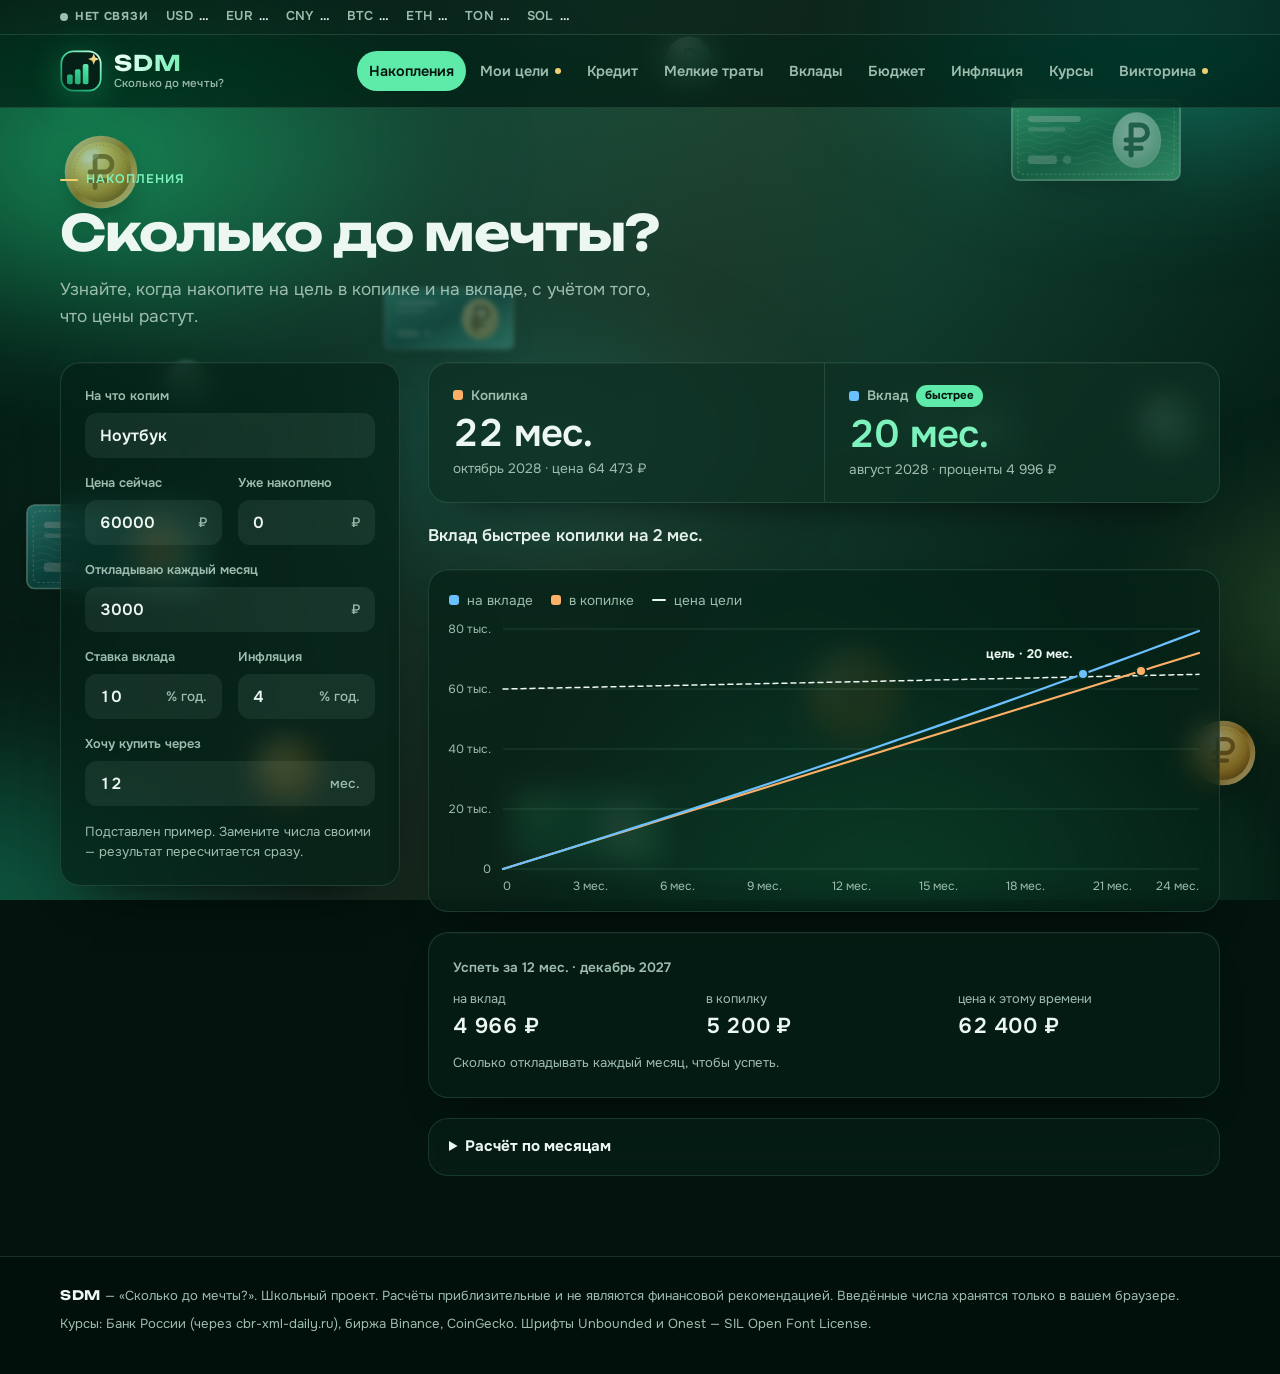
<file: index.html>
<!doctype html>
<html lang="ru">
<head>
  <meta charset="utf-8">
  <meta name="viewport" content="width=device-width, initial-scale=1">
  <title>SDM — Сколько до мечты? Калькулятор накоплений для школьника</title>
  <meta name="description" content="SDM («Сколько до мечты?») — бесплатный калькулятор: когда накопите на мечту в копилке и на вкладе с учётом роста цен. Кредит, вклады, бюджет, инфляция и курсы валют.">
  <meta name="theme-color" content="#03130D">
  <meta name="yandex-verification" content="981d2a0670f273a0">
  <link rel="canonical" href="https://sdm-mechty.github.io/">
  <link rel="icon" href="favicon.ico" sizes="16x16 32x32 48x48">
  <link rel="icon" href="favicon-120.png" type="image/png" sizes="120x120">
  <link rel="icon" href="favicon.svg" type="image/svg+xml">
  <link rel="apple-touch-icon" href="apple-touch-icon.png">
  <meta property="og:type" content="website">
  <meta property="og:locale" content="ru_RU">
  <meta property="og:site_name" content="SDM — Сколько до мечты?">
  <meta property="og:title" content="SDM — Сколько до мечты? Калькулятор накоплений для школьника">
  <meta property="og:description" content="SDM («Сколько до мечты?») — бесплатный калькулятор: когда накопите на мечту в копилке и на вкладе с учётом роста цен. Кредит, вклады, бюджет, инфляция и курсы валют.">
  <meta property="og:url" content="https://sdm-mechty.github.io/">
  <meta property="og:image" content="https://sdm-mechty.github.io/img/og.jpg">
  <meta name="twitter:card" content="summary_large_image">
  <!-- шрифты Unbounded и Onest лежат на самом сайте, интернет-сервисы шрифтов не нужны -->
  <link rel="preload" href="fonts/onest-cyrillic-400-normal.woff2" as="font" type="font/woff2" crossorigin>
  <link rel="preload" href="fonts/unbounded-cyrillic-700-normal.woff2" as="font" type="font/woff2" crossorigin>
  <link rel="stylesheet" href="css/fonts.css">
  <link rel="stylesheet" href="css/style.css">
  <script>if ("onpagereveal" in window) document.documentElement.classList.add("vt");</script>
  <script type="application/ld+json">{"@context": "https://schema.org", "@type": "WebApplication", "name": "SDM — Сколько до мечты?", "alternateName": ["SDM", "Сколько до мечты"], "url": "https://sdm-mechty.github.io/", "applicationCategory": "FinanceApplication", "operatingSystem": "Any", "inLanguage": "ru", "description": "SDM («Сколько до мечты?») — бесплатный калькулятор: когда накопите на мечту в копилке и на вкладе с учётом роста цен. Кредит, вклады, бюджет, инфляция и курсы валют.", "offers": {"@type": "Offer", "price": "0", "priceCurrency": "RUB"}}</script>
</head>
<!-- data-page сообщает скрипту app.js, какую страницу показать -->
<body data-page="goal">
  <!-- фон: зелёное сияние, монеты и купюры (картинки в папке img, движение — в css/style.css) -->
  <div class="bg" aria-hidden="true"><div class="money">
    <span class="bm bm-coin bm-gold" style="--x:5%;--y:15%;--s:74px;--d:17s;--dl:-2s;--r:-14deg;--o:.62;--tx:14px;--ty:-22px;--g:4.5s"><i></i></span>
    <span class="bm bm-note bm-green" style="--x:79%;--y:11%;--s:170px;--d:21s;--dl:-6s;--r:8deg;--o:.5;--tx:-20px;--ty:-29px;--g:5.5s"><i></i></span>
    <span class="bm bm-coin bm-mint" style="--x:89%;--y:44%;--s:58px;--d:15s;--dl:-9s;--r:20deg;--o:.62;--tx:26px;--ty:-36px;--g:6.5s"><i></i></span>
    <span class="bm bm-note bm-teal" style="--x:2%;--y:56%;--s:180px;--d:23s;--dl:-3s;--r:-10deg;--o:.5;--tx:-32px;--ty:-43px;--g:7.5s"><i></i></span>
    <span class="bm bm-coin bm-gold" style="--x:20%;--y:82%;--s:62px;--d:19s;--dl:-12s;--r:6deg;--o:.62;--tx:14px;--ty:-50px;--g:4.5s"><i></i></span>
    <span class="bm bm-coin bm-gold bm-far" style="--x:63%;--y:72%;--s:96px;--d:25s;--dl:-5s;--r:-8deg;--o:.3;--tx:-20px;--ty:-22px;--g:5.5s"><i></i></span>
    <span class="bm bm-note bm-green" style="--x:40%;--y:88%;--s:150px;--d:22s;--dl:-14s;--r:-4deg;--o:.5;--tx:26px;--ty:-29px;--g:6.5s"><i></i></span>
    <span class="bm bm-coin bm-mint" style="--x:52%;--y:4%;--s:46px;--d:16s;--dl:-7s;--r:12deg;--o:.62;--tx:-32px;--ty:-36px;--g:7.5s"><i></i></span>
    <span class="bm bm-coin bm-gold" style="--x:93%;--y:80%;--s:66px;--d:18s;--dl:-1s;--r:-18deg;--o:.62;--tx:14px;--ty:-43px;--g:4.5s"><i></i></span>
    <span class="bm bm-note bm-teal bm-far" style="--x:30%;--y:32%;--s:130px;--d:27s;--dl:-10s;--r:14deg;--o:.3;--tx:-20px;--ty:-50px;--g:5.5s"><i></i></span>
    <span class="bm bm-coin bm-mint bm-far" style="--x:13%;--y:40%;--s:42px;--d:14s;--dl:-4s;--r:0deg;--o:.3;--tx:26px;--ty:-22px;--g:6.5s"><i></i></span>
    <span class="bm bm-note bm-green bm-far" style="--x:70%;--y:44%;--s:120px;--d:26s;--dl:-16s;--r:-12deg;--o:.3;--tx:-32px;--ty:-29px;--g:7.5s"><i></i></span>
  </div></div>

  <!-- строка курсов: её заполняет js/live.js -->
  <div class="ticker">
    <a class="wrap ticker-in" id="ticker-items" href="rates.html" aria-label="Курсы валют и криптовалют — открыть страницу «Курсы»"><span class="live"><i></i>загрузка…</span></a>
  </div>

  <header class="top">
    <div class="wrap top-in">
      <a class="brand" href="index.html" aria-label="SDM — Сколько до мечты? На главную">
        <svg viewBox="0 0 48 48" aria-hidden="true">
          <defs>
            <linearGradient id="sdm-g" x1="6" y1="44" x2="42" y2="4" gradientUnits="userSpaceOnUse"><stop offset="0" stop-color="#0E8F5C"/><stop offset=".55" stop-color="#3FDC9A"/><stop offset="1" stop-color="#C8FFE6"/></linearGradient>
            <linearGradient id="sdm-s" x1="33" y1="16" x2="43" y2="4" gradientUnits="userSpaceOnUse"><stop offset="0" stop-color="#E9B949"/><stop offset="1" stop-color="#FFF1C2"/></linearGradient>
          </defs>
          <rect x="1.5" y="1.5" width="45" height="45" rx="14" fill="#052117" stroke="url(#sdm-g)" stroke-width="2"/>
          <rect x="8" y="28" width="6.5" height="11" rx="2" fill="url(#sdm-g)"/>
          <rect x="17" y="22" width="6.5" height="17" rx="2" fill="url(#sdm-g)"/>
          <rect x="26" y="16" width="6.5" height="23" rx="2" fill="url(#sdm-g)"/>
          <path d="M38.5 4l1.8 4.6 4.6 1.8-4.6 1.8-1.8 4.6-1.8-4.6-4.6-1.8 4.6-1.8z" fill="url(#sdm-s)"/>
        </svg>
        <span class="brand-text"><b>SDM</b><small>Сколько до мечты?</small></span>
      </a>
      <nav class="nav" aria-label="Разделы">
        <a href="index.html" aria-current="page">Накопления</a>
        <a href="goals.html" class="new">Мои цели</a>
        <a href="credit.html">Кредит</a>
        <a href="expenses.html">Мелкие траты</a>
        <a href="deposits.html">Вклады</a>
        <a href="budget.html">Бюджет</a>
        <a href="inflation.html">Инфляция</a>
        <a href="rates.html">Курсы</a>
        <a href="quiz.html" class="new">Викторина</a>
      </nav>
    </div>
  </header>

  <main class="wrap">
    <section class="intro">
      <p class="eyebrow">Накопления</p>
      <h1>Сколько до мечты?</h1>
      <p class="lead">Узнайте, когда накопите на цель в копилке и на вкладе, с учётом того, что цены растут.</p>
    </section>

    <div class="layout">
      <!-- форму и результаты заполняет js/app.js -->
      <form class="card form" id="form" novalidate></form>
      <section class="results" id="results" aria-live="polite">
        <noscript><p class="alert">Для работы калькулятора включите JavaScript в браузере.</p></noscript>
      </section>
    </div>
  </main>

  <footer class="foot">
    <div class="wrap">
      <p><b>SDM</b> — «Сколько до мечты?». Школьный проект. Расчёты приблизительные и не являются финансовой рекомендацией. Введённые числа хранятся только в вашем браузере.</p>
      <p>Курсы: Банк России (через cbr-xml-daily.ru), биржа Binance, CoinGecko. Шрифты Unbounded и Onest — SIL Open Font License.</p>
    </div>
  </footer>

  <div class="tip" id="tip" role="tooltip" hidden></div>

  <script src="js/finance.js"></script>
  <script src="js/live.js"></script>
  <script src="js/app.js"></script>
</body>
</html>
</file>
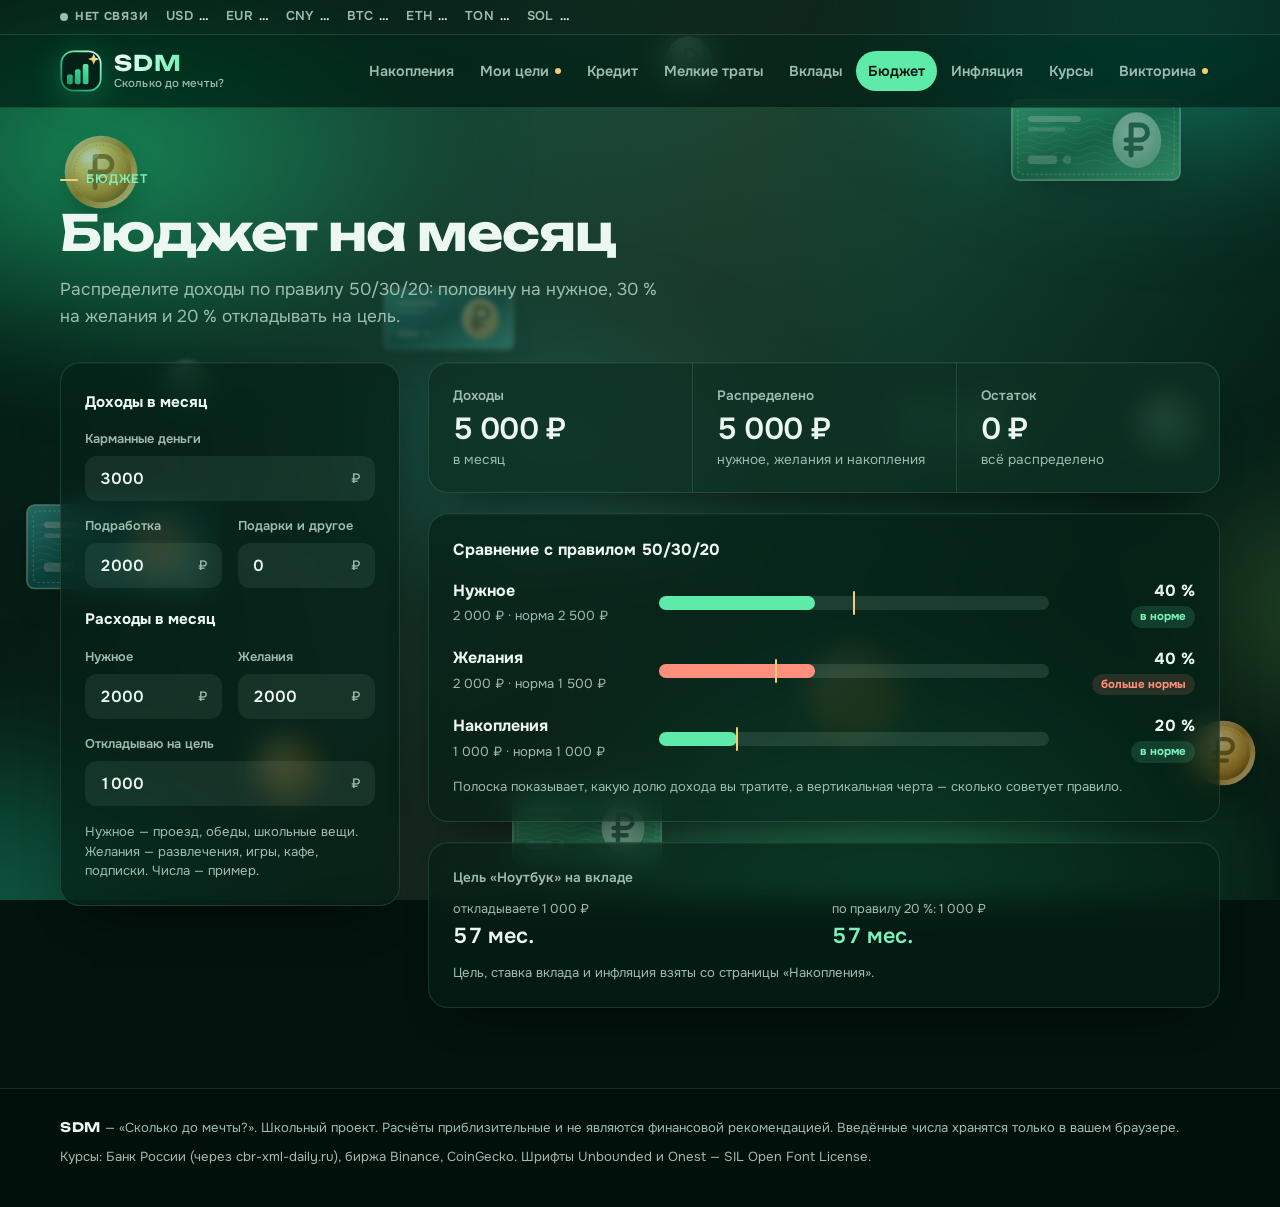
<file: budget.html>
<!doctype html>
<html lang="ru">
<head>
  <meta charset="utf-8">
  <meta name="viewport" content="width=device-width, initial-scale=1">
  <title>Бюджет на месяц по правилу 50/30/20 — SDM</title>
  <meta name="description" content="Распределите карманные деньги по правилу 50/30/20 и узнайте, когда накопите на цель.">
  <meta name="theme-color" content="#03130D">
  <link rel="canonical" href="https://sdm-mechty.github.io/budget.html">
  <link rel="icon" href="favicon.ico" sizes="16x16 32x32 48x48">
  <link rel="icon" href="favicon-120.png" type="image/png" sizes="120x120">
  <link rel="icon" href="favicon.svg" type="image/svg+xml">
  <link rel="apple-touch-icon" href="apple-touch-icon.png">
  <meta property="og:type" content="website">
  <meta property="og:locale" content="ru_RU">
  <meta property="og:site_name" content="SDM — Сколько до мечты?">
  <meta property="og:title" content="Бюджет на месяц по правилу 50/30/20 — SDM">
  <meta property="og:description" content="Распределите карманные деньги по правилу 50/30/20 и узнайте, когда накопите на цель.">
  <meta property="og:url" content="https://sdm-mechty.github.io/budget.html">
  <meta property="og:image" content="https://sdm-mechty.github.io/img/og.jpg">
  <meta name="twitter:card" content="summary_large_image">
  <!-- шрифты Unbounded и Onest лежат на самом сайте, интернет-сервисы шрифтов не нужны -->
  <link rel="preload" href="fonts/onest-cyrillic-400-normal.woff2" as="font" type="font/woff2" crossorigin>
  <link rel="preload" href="fonts/unbounded-cyrillic-700-normal.woff2" as="font" type="font/woff2" crossorigin>
  <link rel="stylesheet" href="css/fonts.css">
  <link rel="stylesheet" href="css/style.css">
  <script>if ("onpagereveal" in window) document.documentElement.classList.add("vt");</script>
</head>
<!-- data-page сообщает скрипту app.js, какую страницу показать -->
<body data-page="budget">
  <!-- фон: зелёное сияние, монеты и купюры (картинки в папке img, движение — в css/style.css) -->
  <div class="bg" aria-hidden="true"><div class="money">
    <span class="bm bm-coin bm-gold" style="--x:5%;--y:15%;--s:74px;--d:17s;--dl:-2s;--r:-14deg;--o:.62;--tx:14px;--ty:-22px;--g:4.5s"><i></i></span>
    <span class="bm bm-note bm-green" style="--x:79%;--y:11%;--s:170px;--d:21s;--dl:-6s;--r:8deg;--o:.5;--tx:-20px;--ty:-29px;--g:5.5s"><i></i></span>
    <span class="bm bm-coin bm-mint" style="--x:89%;--y:44%;--s:58px;--d:15s;--dl:-9s;--r:20deg;--o:.62;--tx:26px;--ty:-36px;--g:6.5s"><i></i></span>
    <span class="bm bm-note bm-teal" style="--x:2%;--y:56%;--s:180px;--d:23s;--dl:-3s;--r:-10deg;--o:.5;--tx:-32px;--ty:-43px;--g:7.5s"><i></i></span>
    <span class="bm bm-coin bm-gold" style="--x:20%;--y:82%;--s:62px;--d:19s;--dl:-12s;--r:6deg;--o:.62;--tx:14px;--ty:-50px;--g:4.5s"><i></i></span>
    <span class="bm bm-coin bm-gold bm-far" style="--x:63%;--y:72%;--s:96px;--d:25s;--dl:-5s;--r:-8deg;--o:.3;--tx:-20px;--ty:-22px;--g:5.5s"><i></i></span>
    <span class="bm bm-note bm-green" style="--x:40%;--y:88%;--s:150px;--d:22s;--dl:-14s;--r:-4deg;--o:.5;--tx:26px;--ty:-29px;--g:6.5s"><i></i></span>
    <span class="bm bm-coin bm-mint" style="--x:52%;--y:4%;--s:46px;--d:16s;--dl:-7s;--r:12deg;--o:.62;--tx:-32px;--ty:-36px;--g:7.5s"><i></i></span>
    <span class="bm bm-coin bm-gold" style="--x:93%;--y:80%;--s:66px;--d:18s;--dl:-1s;--r:-18deg;--o:.62;--tx:14px;--ty:-43px;--g:4.5s"><i></i></span>
    <span class="bm bm-note bm-teal bm-far" style="--x:30%;--y:32%;--s:130px;--d:27s;--dl:-10s;--r:14deg;--o:.3;--tx:-20px;--ty:-50px;--g:5.5s"><i></i></span>
    <span class="bm bm-coin bm-mint bm-far" style="--x:13%;--y:40%;--s:42px;--d:14s;--dl:-4s;--r:0deg;--o:.3;--tx:26px;--ty:-22px;--g:6.5s"><i></i></span>
    <span class="bm bm-note bm-green bm-far" style="--x:70%;--y:44%;--s:120px;--d:26s;--dl:-16s;--r:-12deg;--o:.3;--tx:-32px;--ty:-29px;--g:7.5s"><i></i></span>
  </div></div>

  <!-- строка курсов: её заполняет js/live.js -->
  <div class="ticker">
    <a class="wrap ticker-in" id="ticker-items" href="rates.html" aria-label="Курсы валют и криптовалют — открыть страницу «Курсы»"><span class="live"><i></i>загрузка…</span></a>
  </div>

  <header class="top">
    <div class="wrap top-in">
      <a class="brand" href="index.html" aria-label="SDM — Сколько до мечты? На главную">
        <svg viewBox="0 0 48 48" aria-hidden="true">
          <defs>
            <linearGradient id="sdm-g" x1="6" y1="44" x2="42" y2="4" gradientUnits="userSpaceOnUse"><stop offset="0" stop-color="#0E8F5C"/><stop offset=".55" stop-color="#3FDC9A"/><stop offset="1" stop-color="#C8FFE6"/></linearGradient>
            <linearGradient id="sdm-s" x1="33" y1="16" x2="43" y2="4" gradientUnits="userSpaceOnUse"><stop offset="0" stop-color="#E9B949"/><stop offset="1" stop-color="#FFF1C2"/></linearGradient>
          </defs>
          <rect x="1.5" y="1.5" width="45" height="45" rx="14" fill="#052117" stroke="url(#sdm-g)" stroke-width="2"/>
          <rect x="8" y="28" width="6.5" height="11" rx="2" fill="url(#sdm-g)"/>
          <rect x="17" y="22" width="6.5" height="17" rx="2" fill="url(#sdm-g)"/>
          <rect x="26" y="16" width="6.5" height="23" rx="2" fill="url(#sdm-g)"/>
          <path d="M38.5 4l1.8 4.6 4.6 1.8-4.6 1.8-1.8 4.6-1.8-4.6-4.6-1.8 4.6-1.8z" fill="url(#sdm-s)"/>
        </svg>
        <span class="brand-text"><b>SDM</b><small>Сколько до мечты?</small></span>
      </a>
      <nav class="nav" aria-label="Разделы">
        <a href="index.html">Накопления</a>
        <a href="goals.html" class="new">Мои цели</a>
        <a href="credit.html">Кредит</a>
        <a href="expenses.html">Мелкие траты</a>
        <a href="deposits.html">Вклады</a>
        <a href="budget.html" aria-current="page">Бюджет</a>
        <a href="inflation.html">Инфляция</a>
        <a href="rates.html">Курсы</a>
        <a href="quiz.html" class="new">Викторина</a>
      </nav>
    </div>
  </header>

  <main class="wrap">
    <section class="intro">
      <p class="eyebrow">Бюджет</p>
      <h1>Бюджет на месяц</h1>
      <p class="lead">Распределите доходы по правилу 50/30/20: половину на нужное, 30&nbsp;% на желания и 20&nbsp;% откладывать на цель.</p>
    </section>

    <div class="layout">
      <!-- форму и результаты заполняет js/app.js -->
      <form class="card form" id="form" novalidate></form>
      <section class="results" id="results" aria-live="polite">
        <noscript><p class="alert">Для работы калькулятора включите JavaScript в браузере.</p></noscript>
      </section>
    </div>
  </main>

  <footer class="foot">
    <div class="wrap">
      <p><b>SDM</b> — «Сколько до мечты?». Школьный проект. Расчёты приблизительные и не являются финансовой рекомендацией. Введённые числа хранятся только в вашем браузере.</p>
      <p>Курсы: Банк России (через cbr-xml-daily.ru), биржа Binance, CoinGecko. Шрифты Unbounded и Onest — SIL Open Font License.</p>
    </div>
  </footer>

  <div class="tip" id="tip" role="tooltip" hidden></div>

  <script src="js/finance.js"></script>
  <script src="js/live.js"></script>
  <script src="js/app.js"></script>
</body>
</html>
</file>
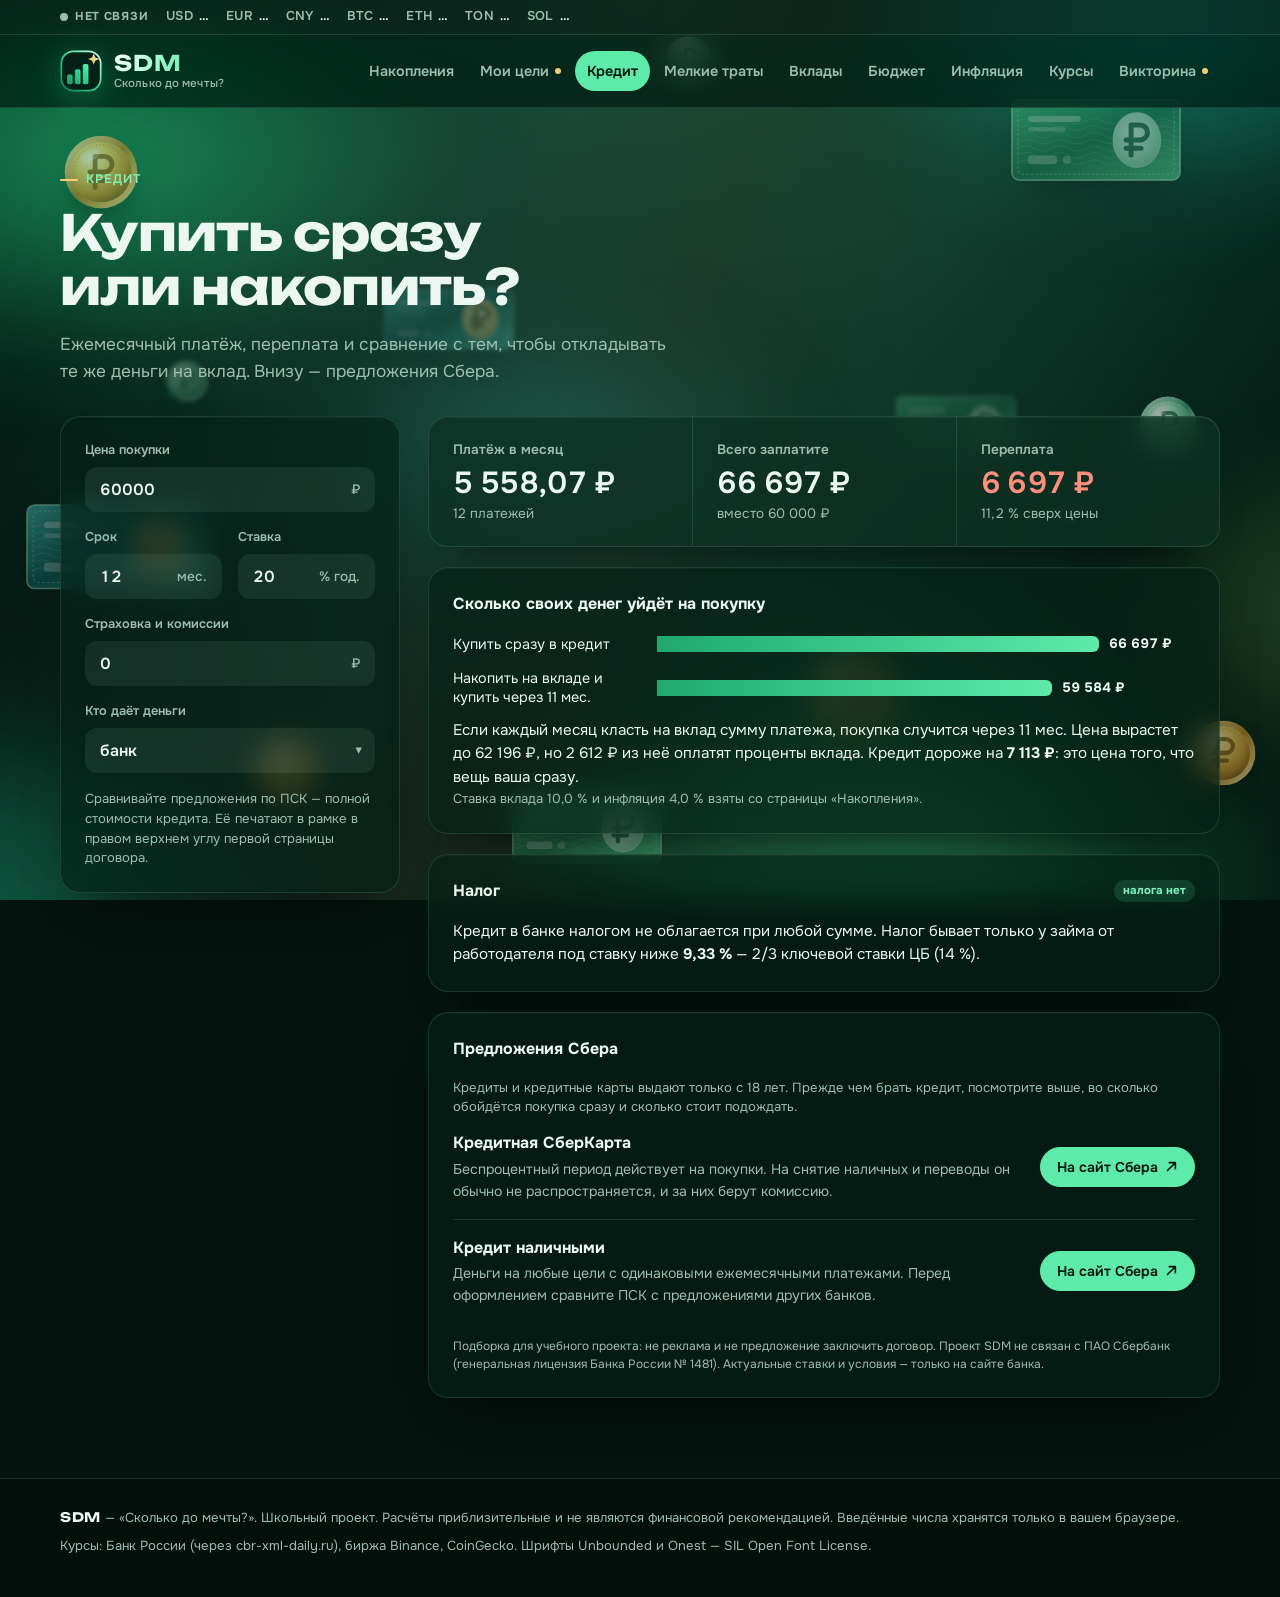
<file: credit.html>
<!doctype html>
<html lang="ru">
<head>
  <meta charset="utf-8">
  <meta name="viewport" content="width=device-width, initial-scale=1">
  <title>Купить в кредит или накопить? Калькулятор кредита — SDM</title>
  <meta name="description" content="Платёж по кредиту, переплата и сравнение с накоплением на вкладе. Подборка предложений Сбера со ссылками на сайт банка.">
  <meta name="theme-color" content="#03130D">
  <link rel="canonical" href="https://sdm-mechty.github.io/credit.html">
  <link rel="icon" href="favicon.ico" sizes="16x16 32x32 48x48">
  <link rel="icon" href="favicon-120.png" type="image/png" sizes="120x120">
  <link rel="icon" href="favicon.svg" type="image/svg+xml">
  <link rel="apple-touch-icon" href="apple-touch-icon.png">
  <meta property="og:type" content="website">
  <meta property="og:locale" content="ru_RU">
  <meta property="og:site_name" content="SDM — Сколько до мечты?">
  <meta property="og:title" content="Купить в кредит или накопить? Калькулятор кредита — SDM">
  <meta property="og:description" content="Платёж по кредиту, переплата и сравнение с накоплением на вкладе. Подборка предложений Сбера со ссылками на сайт банка.">
  <meta property="og:url" content="https://sdm-mechty.github.io/credit.html">
  <meta property="og:image" content="https://sdm-mechty.github.io/img/og.jpg">
  <meta name="twitter:card" content="summary_large_image">
  <!-- шрифты Unbounded и Onest лежат на самом сайте, интернет-сервисы шрифтов не нужны -->
  <link rel="preload" href="fonts/onest-cyrillic-400-normal.woff2" as="font" type="font/woff2" crossorigin>
  <link rel="preload" href="fonts/unbounded-cyrillic-700-normal.woff2" as="font" type="font/woff2" crossorigin>
  <link rel="stylesheet" href="css/fonts.css">
  <link rel="stylesheet" href="css/style.css">
  <script>if ("onpagereveal" in window) document.documentElement.classList.add("vt");</script>
</head>
<!-- data-page сообщает скрипту app.js, какую страницу показать -->
<body data-page="credit">
  <!-- фон: зелёное сияние, монеты и купюры (картинки в папке img, движение — в css/style.css) -->
  <div class="bg" aria-hidden="true"><div class="money">
    <span class="bm bm-coin bm-gold" style="--x:5%;--y:15%;--s:74px;--d:17s;--dl:-2s;--r:-14deg;--o:.62;--tx:14px;--ty:-22px;--g:4.5s"><i></i></span>
    <span class="bm bm-note bm-green" style="--x:79%;--y:11%;--s:170px;--d:21s;--dl:-6s;--r:8deg;--o:.5;--tx:-20px;--ty:-29px;--g:5.5s"><i></i></span>
    <span class="bm bm-coin bm-mint" style="--x:89%;--y:44%;--s:58px;--d:15s;--dl:-9s;--r:20deg;--o:.62;--tx:26px;--ty:-36px;--g:6.5s"><i></i></span>
    <span class="bm bm-note bm-teal" style="--x:2%;--y:56%;--s:180px;--d:23s;--dl:-3s;--r:-10deg;--o:.5;--tx:-32px;--ty:-43px;--g:7.5s"><i></i></span>
    <span class="bm bm-coin bm-gold" style="--x:20%;--y:82%;--s:62px;--d:19s;--dl:-12s;--r:6deg;--o:.62;--tx:14px;--ty:-50px;--g:4.5s"><i></i></span>
    <span class="bm bm-coin bm-gold bm-far" style="--x:63%;--y:72%;--s:96px;--d:25s;--dl:-5s;--r:-8deg;--o:.3;--tx:-20px;--ty:-22px;--g:5.5s"><i></i></span>
    <span class="bm bm-note bm-green" style="--x:40%;--y:88%;--s:150px;--d:22s;--dl:-14s;--r:-4deg;--o:.5;--tx:26px;--ty:-29px;--g:6.5s"><i></i></span>
    <span class="bm bm-coin bm-mint" style="--x:52%;--y:4%;--s:46px;--d:16s;--dl:-7s;--r:12deg;--o:.62;--tx:-32px;--ty:-36px;--g:7.5s"><i></i></span>
    <span class="bm bm-coin bm-gold" style="--x:93%;--y:80%;--s:66px;--d:18s;--dl:-1s;--r:-18deg;--o:.62;--tx:14px;--ty:-43px;--g:4.5s"><i></i></span>
    <span class="bm bm-note bm-teal bm-far" style="--x:30%;--y:32%;--s:130px;--d:27s;--dl:-10s;--r:14deg;--o:.3;--tx:-20px;--ty:-50px;--g:5.5s"><i></i></span>
    <span class="bm bm-coin bm-mint bm-far" style="--x:13%;--y:40%;--s:42px;--d:14s;--dl:-4s;--r:0deg;--o:.3;--tx:26px;--ty:-22px;--g:6.5s"><i></i></span>
    <span class="bm bm-note bm-green bm-far" style="--x:70%;--y:44%;--s:120px;--d:26s;--dl:-16s;--r:-12deg;--o:.3;--tx:-32px;--ty:-29px;--g:7.5s"><i></i></span>
  </div></div>

  <!-- строка курсов: её заполняет js/live.js -->
  <div class="ticker">
    <a class="wrap ticker-in" id="ticker-items" href="rates.html" aria-label="Курсы валют и криптовалют — открыть страницу «Курсы»"><span class="live"><i></i>загрузка…</span></a>
  </div>

  <header class="top">
    <div class="wrap top-in">
      <a class="brand" href="index.html" aria-label="SDM — Сколько до мечты? На главную">
        <svg viewBox="0 0 48 48" aria-hidden="true">
          <defs>
            <linearGradient id="sdm-g" x1="6" y1="44" x2="42" y2="4" gradientUnits="userSpaceOnUse"><stop offset="0" stop-color="#0E8F5C"/><stop offset=".55" stop-color="#3FDC9A"/><stop offset="1" stop-color="#C8FFE6"/></linearGradient>
            <linearGradient id="sdm-s" x1="33" y1="16" x2="43" y2="4" gradientUnits="userSpaceOnUse"><stop offset="0" stop-color="#E9B949"/><stop offset="1" stop-color="#FFF1C2"/></linearGradient>
          </defs>
          <rect x="1.5" y="1.5" width="45" height="45" rx="14" fill="#052117" stroke="url(#sdm-g)" stroke-width="2"/>
          <rect x="8" y="28" width="6.5" height="11" rx="2" fill="url(#sdm-g)"/>
          <rect x="17" y="22" width="6.5" height="17" rx="2" fill="url(#sdm-g)"/>
          <rect x="26" y="16" width="6.5" height="23" rx="2" fill="url(#sdm-g)"/>
          <path d="M38.5 4l1.8 4.6 4.6 1.8-4.6 1.8-1.8 4.6-1.8-4.6-4.6-1.8 4.6-1.8z" fill="url(#sdm-s)"/>
        </svg>
        <span class="brand-text"><b>SDM</b><small>Сколько до мечты?</small></span>
      </a>
      <nav class="nav" aria-label="Разделы">
        <a href="index.html">Накопления</a>
        <a href="goals.html" class="new">Мои цели</a>
        <a href="credit.html" aria-current="page">Кредит</a>
        <a href="expenses.html">Мелкие траты</a>
        <a href="deposits.html">Вклады</a>
        <a href="budget.html">Бюджет</a>
        <a href="inflation.html">Инфляция</a>
        <a href="rates.html">Курсы</a>
        <a href="quiz.html" class="new">Викторина</a>
      </nav>
    </div>
  </header>

  <main class="wrap">
    <section class="intro">
      <p class="eyebrow">Кредит</p>
      <h1>Купить сразу или накопить?</h1>
      <p class="lead">Ежемесячный платёж, переплата и сравнение с тем, чтобы откладывать те же деньги на вклад. Внизу — предложения Сбера.</p>
    </section>

    <div class="layout">
      <!-- форму и результаты заполняет js/app.js -->
      <form class="card form" id="form" novalidate></form>
      <section class="results" id="results" aria-live="polite">
        <noscript><p class="alert">Для работы калькулятора включите JavaScript в браузере.</p></noscript>
      </section>
    </div>
  </main>

  <footer class="foot">
    <div class="wrap">
      <p><b>SDM</b> — «Сколько до мечты?». Школьный проект. Расчёты приблизительные и не являются финансовой рекомендацией. Введённые числа хранятся только в вашем браузере.</p>
      <p>Курсы: Банк России (через cbr-xml-daily.ru), биржа Binance, CoinGecko. Шрифты Unbounded и Onest — SIL Open Font License.</p>
    </div>
  </footer>

  <div class="tip" id="tip" role="tooltip" hidden></div>

  <script src="js/finance.js"></script>
  <script src="js/live.js"></script>
  <script src="js/app.js"></script>
</body>
</html>
</file>
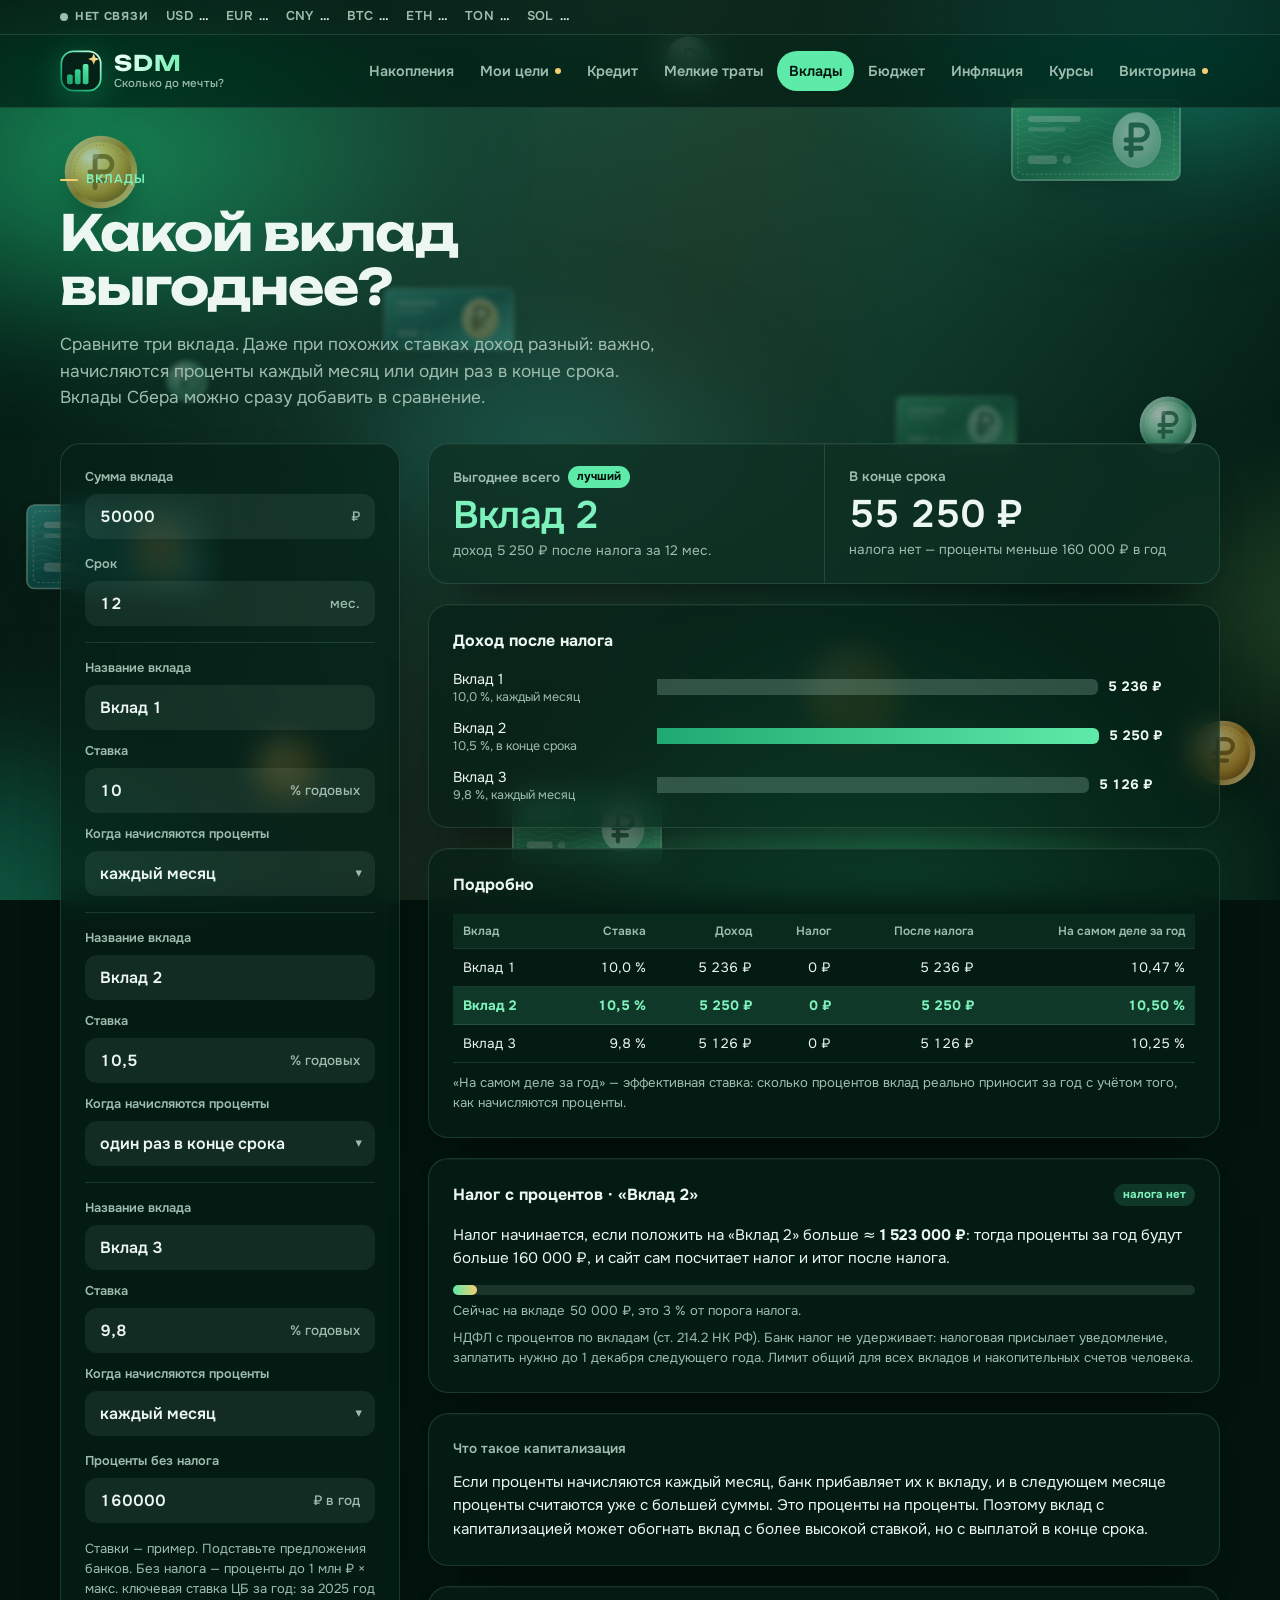
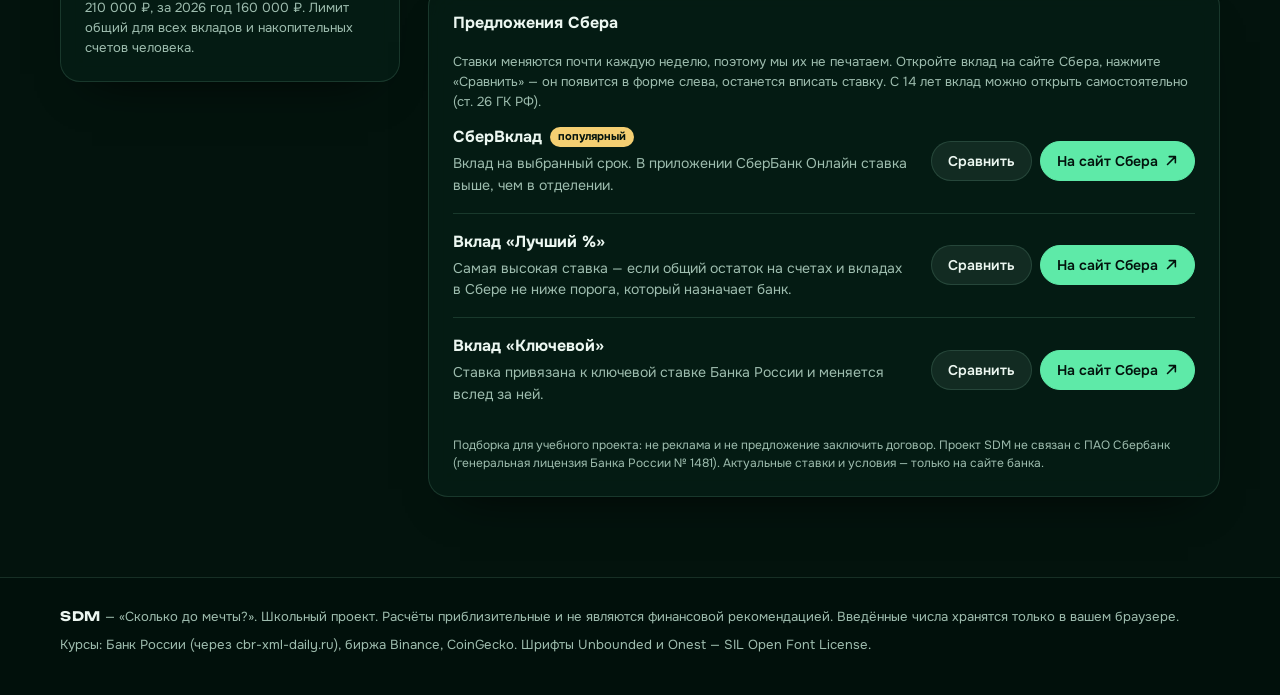
<file: deposits.html>
<!doctype html>
<html lang="ru">
<head>
  <meta charset="utf-8">
  <meta name="viewport" content="width=device-width, initial-scale=1">
  <title>Какой вклад выгоднее? Сравнение вкладов и капитализации — SDM</title>
  <meta name="description" content="Сравните три вклада с разными ставками и капитализацией, узнайте эффективную ставку. Вклады Сбера со ссылками на сайт банка.">
  <meta name="theme-color" content="#03130D">
  <link rel="canonical" href="https://sdm-mechty.github.io/deposits.html">
  <link rel="icon" href="favicon.ico" sizes="16x16 32x32 48x48">
  <link rel="icon" href="favicon-120.png" type="image/png" sizes="120x120">
  <link rel="icon" href="favicon.svg" type="image/svg+xml">
  <link rel="apple-touch-icon" href="apple-touch-icon.png">
  <meta property="og:type" content="website">
  <meta property="og:locale" content="ru_RU">
  <meta property="og:site_name" content="SDM — Сколько до мечты?">
  <meta property="og:title" content="Какой вклад выгоднее? Сравнение вкладов и капитализации — SDM">
  <meta property="og:description" content="Сравните три вклада с разными ставками и капитализацией, узнайте эффективную ставку. Вклады Сбера со ссылками на сайт банка.">
  <meta property="og:url" content="https://sdm-mechty.github.io/deposits.html">
  <meta property="og:image" content="https://sdm-mechty.github.io/img/og.jpg">
  <meta name="twitter:card" content="summary_large_image">
  <!-- шрифты Unbounded и Onest лежат на самом сайте, интернет-сервисы шрифтов не нужны -->
  <link rel="preload" href="fonts/onest-cyrillic-400-normal.woff2" as="font" type="font/woff2" crossorigin>
  <link rel="preload" href="fonts/unbounded-cyrillic-700-normal.woff2" as="font" type="font/woff2" crossorigin>
  <link rel="stylesheet" href="css/fonts.css">
  <link rel="stylesheet" href="css/style.css">
  <script>if ("onpagereveal" in window) document.documentElement.classList.add("vt");</script>
</head>
<!-- data-page сообщает скрипту app.js, какую страницу показать -->
<body data-page="deposits">
  <!-- фон: зелёное сияние, монеты и купюры (картинки в папке img, движение — в css/style.css) -->
  <div class="bg" aria-hidden="true"><div class="money">
    <span class="bm bm-coin bm-gold" style="--x:5%;--y:15%;--s:74px;--d:17s;--dl:-2s;--r:-14deg;--o:.62;--tx:14px;--ty:-22px;--g:4.5s"><i></i></span>
    <span class="bm bm-note bm-green" style="--x:79%;--y:11%;--s:170px;--d:21s;--dl:-6s;--r:8deg;--o:.5;--tx:-20px;--ty:-29px;--g:5.5s"><i></i></span>
    <span class="bm bm-coin bm-mint" style="--x:89%;--y:44%;--s:58px;--d:15s;--dl:-9s;--r:20deg;--o:.62;--tx:26px;--ty:-36px;--g:6.5s"><i></i></span>
    <span class="bm bm-note bm-teal" style="--x:2%;--y:56%;--s:180px;--d:23s;--dl:-3s;--r:-10deg;--o:.5;--tx:-32px;--ty:-43px;--g:7.5s"><i></i></span>
    <span class="bm bm-coin bm-gold" style="--x:20%;--y:82%;--s:62px;--d:19s;--dl:-12s;--r:6deg;--o:.62;--tx:14px;--ty:-50px;--g:4.5s"><i></i></span>
    <span class="bm bm-coin bm-gold bm-far" style="--x:63%;--y:72%;--s:96px;--d:25s;--dl:-5s;--r:-8deg;--o:.3;--tx:-20px;--ty:-22px;--g:5.5s"><i></i></span>
    <span class="bm bm-note bm-green" style="--x:40%;--y:88%;--s:150px;--d:22s;--dl:-14s;--r:-4deg;--o:.5;--tx:26px;--ty:-29px;--g:6.5s"><i></i></span>
    <span class="bm bm-coin bm-mint" style="--x:52%;--y:4%;--s:46px;--d:16s;--dl:-7s;--r:12deg;--o:.62;--tx:-32px;--ty:-36px;--g:7.5s"><i></i></span>
    <span class="bm bm-coin bm-gold" style="--x:93%;--y:80%;--s:66px;--d:18s;--dl:-1s;--r:-18deg;--o:.62;--tx:14px;--ty:-43px;--g:4.5s"><i></i></span>
    <span class="bm bm-note bm-teal bm-far" style="--x:30%;--y:32%;--s:130px;--d:27s;--dl:-10s;--r:14deg;--o:.3;--tx:-20px;--ty:-50px;--g:5.5s"><i></i></span>
    <span class="bm bm-coin bm-mint bm-far" style="--x:13%;--y:40%;--s:42px;--d:14s;--dl:-4s;--r:0deg;--o:.3;--tx:26px;--ty:-22px;--g:6.5s"><i></i></span>
    <span class="bm bm-note bm-green bm-far" style="--x:70%;--y:44%;--s:120px;--d:26s;--dl:-16s;--r:-12deg;--o:.3;--tx:-32px;--ty:-29px;--g:7.5s"><i></i></span>
  </div></div>

  <!-- строка курсов: её заполняет js/live.js -->
  <div class="ticker">
    <a class="wrap ticker-in" id="ticker-items" href="rates.html" aria-label="Курсы валют и криптовалют — открыть страницу «Курсы»"><span class="live"><i></i>загрузка…</span></a>
  </div>

  <header class="top">
    <div class="wrap top-in">
      <a class="brand" href="index.html" aria-label="SDM — Сколько до мечты? На главную">
        <svg viewBox="0 0 48 48" aria-hidden="true">
          <defs>
            <linearGradient id="sdm-g" x1="6" y1="44" x2="42" y2="4" gradientUnits="userSpaceOnUse"><stop offset="0" stop-color="#0E8F5C"/><stop offset=".55" stop-color="#3FDC9A"/><stop offset="1" stop-color="#C8FFE6"/></linearGradient>
            <linearGradient id="sdm-s" x1="33" y1="16" x2="43" y2="4" gradientUnits="userSpaceOnUse"><stop offset="0" stop-color="#E9B949"/><stop offset="1" stop-color="#FFF1C2"/></linearGradient>
          </defs>
          <rect x="1.5" y="1.5" width="45" height="45" rx="14" fill="#052117" stroke="url(#sdm-g)" stroke-width="2"/>
          <rect x="8" y="28" width="6.5" height="11" rx="2" fill="url(#sdm-g)"/>
          <rect x="17" y="22" width="6.5" height="17" rx="2" fill="url(#sdm-g)"/>
          <rect x="26" y="16" width="6.5" height="23" rx="2" fill="url(#sdm-g)"/>
          <path d="M38.5 4l1.8 4.6 4.6 1.8-4.6 1.8-1.8 4.6-1.8-4.6-4.6-1.8 4.6-1.8z" fill="url(#sdm-s)"/>
        </svg>
        <span class="brand-text"><b>SDM</b><small>Сколько до мечты?</small></span>
      </a>
      <nav class="nav" aria-label="Разделы">
        <a href="index.html">Накопления</a>
        <a href="goals.html" class="new">Мои цели</a>
        <a href="credit.html">Кредит</a>
        <a href="expenses.html">Мелкие траты</a>
        <a href="deposits.html" aria-current="page">Вклады</a>
        <a href="budget.html">Бюджет</a>
        <a href="inflation.html">Инфляция</a>
        <a href="rates.html">Курсы</a>
        <a href="quiz.html" class="new">Викторина</a>
      </nav>
    </div>
  </header>

  <main class="wrap">
    <section class="intro">
      <p class="eyebrow">Вклады</p>
      <h1>Какой вклад выгоднее?</h1>
      <p class="lead">Сравните три вклада. Даже при похожих ставках доход разный: важно, начисляются проценты каждый месяц или один раз в конце срока. Вклады Сбера можно сразу добавить в сравнение.</p>
    </section>

    <div class="layout">
      <!-- форму и результаты заполняет js/app.js -->
      <form class="card form" id="form" novalidate></form>
      <section class="results" id="results" aria-live="polite">
        <noscript><p class="alert">Для работы калькулятора включите JavaScript в браузере.</p></noscript>
      </section>
    </div>
  </main>

  <footer class="foot">
    <div class="wrap">
      <p><b>SDM</b> — «Сколько до мечты?». Школьный проект. Расчёты приблизительные и не являются финансовой рекомендацией. Введённые числа хранятся только в вашем браузере.</p>
      <p>Курсы: Банк России (через cbr-xml-daily.ru), биржа Binance, CoinGecko. Шрифты Unbounded и Onest — SIL Open Font License.</p>
    </div>
  </footer>

  <div class="tip" id="tip" role="tooltip" hidden></div>

  <script src="js/finance.js"></script>
  <script src="js/live.js"></script>
  <script src="js/app.js"></script>
</body>
</html>
</file>
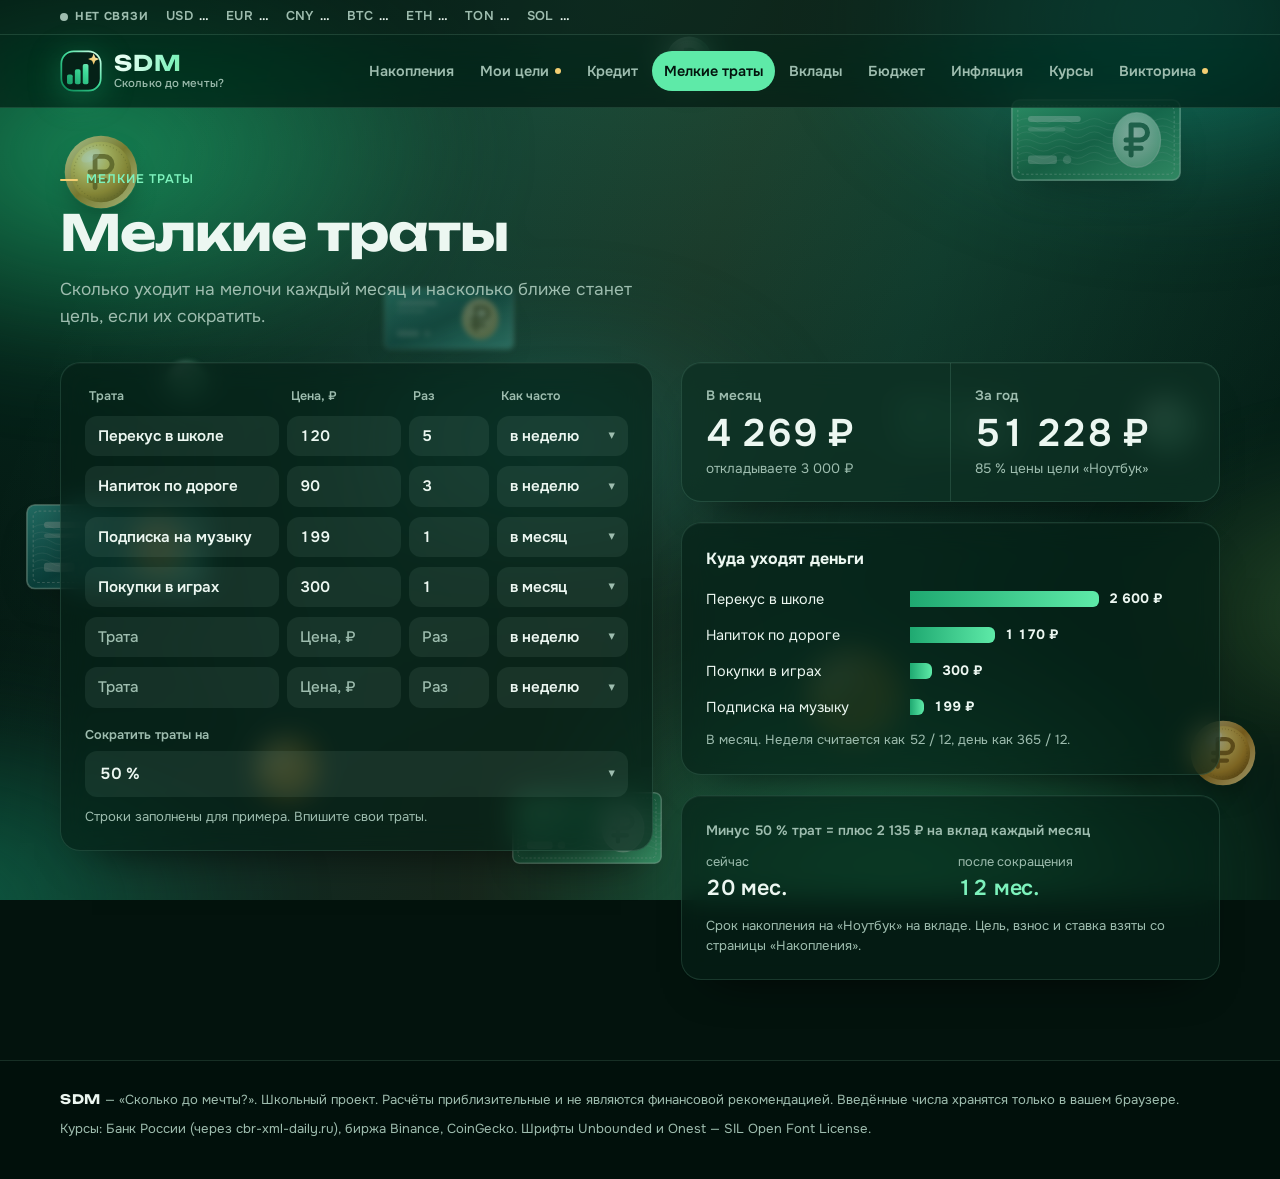
<file: expenses.html>
<!doctype html>
<html lang="ru">
<head>
  <meta charset="utf-8">
  <meta name="viewport" content="width=device-width, initial-scale=1">
  <title>Мелкие траты: сколько уходит в месяц и в год — SDM</title>
  <meta name="description" content="Посчитайте, сколько стоят перекусы, подписки и покупки в играх за месяц и за год и насколько ближе станет мечта, если их сократить.">
  <meta name="theme-color" content="#03130D">
  <link rel="canonical" href="https://sdm-mechty.github.io/expenses.html">
  <link rel="icon" href="favicon.ico" sizes="16x16 32x32 48x48">
  <link rel="icon" href="favicon-120.png" type="image/png" sizes="120x120">
  <link rel="icon" href="favicon.svg" type="image/svg+xml">
  <link rel="apple-touch-icon" href="apple-touch-icon.png">
  <meta property="og:type" content="website">
  <meta property="og:locale" content="ru_RU">
  <meta property="og:site_name" content="SDM — Сколько до мечты?">
  <meta property="og:title" content="Мелкие траты: сколько уходит в месяц и в год — SDM">
  <meta property="og:description" content="Посчитайте, сколько стоят перекусы, подписки и покупки в играх за месяц и за год и насколько ближе станет мечта, если их сократить.">
  <meta property="og:url" content="https://sdm-mechty.github.io/expenses.html">
  <meta property="og:image" content="https://sdm-mechty.github.io/img/og.jpg">
  <meta name="twitter:card" content="summary_large_image">
  <!-- шрифты Unbounded и Onest лежат на самом сайте, интернет-сервисы шрифтов не нужны -->
  <link rel="preload" href="fonts/onest-cyrillic-400-normal.woff2" as="font" type="font/woff2" crossorigin>
  <link rel="preload" href="fonts/unbounded-cyrillic-700-normal.woff2" as="font" type="font/woff2" crossorigin>
  <link rel="stylesheet" href="css/fonts.css">
  <link rel="stylesheet" href="css/style.css">
  <script>if ("onpagereveal" in window) document.documentElement.classList.add("vt");</script>
</head>
<!-- data-page сообщает скрипту app.js, какую страницу показать -->
<body data-page="expenses">
  <!-- фон: зелёное сияние, монеты и купюры (картинки в папке img, движение — в css/style.css) -->
  <div class="bg" aria-hidden="true"><div class="money">
    <span class="bm bm-coin bm-gold" style="--x:5%;--y:15%;--s:74px;--d:17s;--dl:-2s;--r:-14deg;--o:.62;--tx:14px;--ty:-22px;--g:4.5s"><i></i></span>
    <span class="bm bm-note bm-green" style="--x:79%;--y:11%;--s:170px;--d:21s;--dl:-6s;--r:8deg;--o:.5;--tx:-20px;--ty:-29px;--g:5.5s"><i></i></span>
    <span class="bm bm-coin bm-mint" style="--x:89%;--y:44%;--s:58px;--d:15s;--dl:-9s;--r:20deg;--o:.62;--tx:26px;--ty:-36px;--g:6.5s"><i></i></span>
    <span class="bm bm-note bm-teal" style="--x:2%;--y:56%;--s:180px;--d:23s;--dl:-3s;--r:-10deg;--o:.5;--tx:-32px;--ty:-43px;--g:7.5s"><i></i></span>
    <span class="bm bm-coin bm-gold" style="--x:20%;--y:82%;--s:62px;--d:19s;--dl:-12s;--r:6deg;--o:.62;--tx:14px;--ty:-50px;--g:4.5s"><i></i></span>
    <span class="bm bm-coin bm-gold bm-far" style="--x:63%;--y:72%;--s:96px;--d:25s;--dl:-5s;--r:-8deg;--o:.3;--tx:-20px;--ty:-22px;--g:5.5s"><i></i></span>
    <span class="bm bm-note bm-green" style="--x:40%;--y:88%;--s:150px;--d:22s;--dl:-14s;--r:-4deg;--o:.5;--tx:26px;--ty:-29px;--g:6.5s"><i></i></span>
    <span class="bm bm-coin bm-mint" style="--x:52%;--y:4%;--s:46px;--d:16s;--dl:-7s;--r:12deg;--o:.62;--tx:-32px;--ty:-36px;--g:7.5s"><i></i></span>
    <span class="bm bm-coin bm-gold" style="--x:93%;--y:80%;--s:66px;--d:18s;--dl:-1s;--r:-18deg;--o:.62;--tx:14px;--ty:-43px;--g:4.5s"><i></i></span>
    <span class="bm bm-note bm-teal bm-far" style="--x:30%;--y:32%;--s:130px;--d:27s;--dl:-10s;--r:14deg;--o:.3;--tx:-20px;--ty:-50px;--g:5.5s"><i></i></span>
    <span class="bm bm-coin bm-mint bm-far" style="--x:13%;--y:40%;--s:42px;--d:14s;--dl:-4s;--r:0deg;--o:.3;--tx:26px;--ty:-22px;--g:6.5s"><i></i></span>
    <span class="bm bm-note bm-green bm-far" style="--x:70%;--y:44%;--s:120px;--d:26s;--dl:-16s;--r:-12deg;--o:.3;--tx:-32px;--ty:-29px;--g:7.5s"><i></i></span>
  </div></div>

  <!-- строка курсов: её заполняет js/live.js -->
  <div class="ticker">
    <a class="wrap ticker-in" id="ticker-items" href="rates.html" aria-label="Курсы валют и криптовалют — открыть страницу «Курсы»"><span class="live"><i></i>загрузка…</span></a>
  </div>

  <header class="top">
    <div class="wrap top-in">
      <a class="brand" href="index.html" aria-label="SDM — Сколько до мечты? На главную">
        <svg viewBox="0 0 48 48" aria-hidden="true">
          <defs>
            <linearGradient id="sdm-g" x1="6" y1="44" x2="42" y2="4" gradientUnits="userSpaceOnUse"><stop offset="0" stop-color="#0E8F5C"/><stop offset=".55" stop-color="#3FDC9A"/><stop offset="1" stop-color="#C8FFE6"/></linearGradient>
            <linearGradient id="sdm-s" x1="33" y1="16" x2="43" y2="4" gradientUnits="userSpaceOnUse"><stop offset="0" stop-color="#E9B949"/><stop offset="1" stop-color="#FFF1C2"/></linearGradient>
          </defs>
          <rect x="1.5" y="1.5" width="45" height="45" rx="14" fill="#052117" stroke="url(#sdm-g)" stroke-width="2"/>
          <rect x="8" y="28" width="6.5" height="11" rx="2" fill="url(#sdm-g)"/>
          <rect x="17" y="22" width="6.5" height="17" rx="2" fill="url(#sdm-g)"/>
          <rect x="26" y="16" width="6.5" height="23" rx="2" fill="url(#sdm-g)"/>
          <path d="M38.5 4l1.8 4.6 4.6 1.8-4.6 1.8-1.8 4.6-1.8-4.6-4.6-1.8 4.6-1.8z" fill="url(#sdm-s)"/>
        </svg>
        <span class="brand-text"><b>SDM</b><small>Сколько до мечты?</small></span>
      </a>
      <nav class="nav" aria-label="Разделы">
        <a href="index.html">Накопления</a>
        <a href="goals.html" class="new">Мои цели</a>
        <a href="credit.html">Кредит</a>
        <a href="expenses.html" aria-current="page">Мелкие траты</a>
        <a href="deposits.html">Вклады</a>
        <a href="budget.html">Бюджет</a>
        <a href="inflation.html">Инфляция</a>
        <a href="rates.html">Курсы</a>
        <a href="quiz.html" class="new">Викторина</a>
      </nav>
    </div>
  </header>

  <main class="wrap">
    <section class="intro">
      <p class="eyebrow">Мелкие траты</p>
      <h1>Мелкие траты</h1>
      <p class="lead">Сколько уходит на мелочи каждый месяц и насколько ближе станет цель, если их сократить.</p>
    </section>

    <div class="layout wide-form">
      <!-- форму и результаты заполняет js/app.js -->
      <form class="card form expenses-form" id="form" novalidate></form>
      <section class="results" id="results" aria-live="polite">
        <noscript><p class="alert">Для работы калькулятора включите JavaScript в браузере.</p></noscript>
      </section>
    </div>
  </main>

  <footer class="foot">
    <div class="wrap">
      <p><b>SDM</b> — «Сколько до мечты?». Школьный проект. Расчёты приблизительные и не являются финансовой рекомендацией. Введённые числа хранятся только в вашем браузере.</p>
      <p>Курсы: Банк России (через cbr-xml-daily.ru), биржа Binance, CoinGecko. Шрифты Unbounded и Onest — SIL Open Font License.</p>
    </div>
  </footer>

  <div class="tip" id="tip" role="tooltip" hidden></div>

  <script src="js/finance.js"></script>
  <script src="js/live.js"></script>
  <script src="js/app.js"></script>
</body>
</html>
</file>
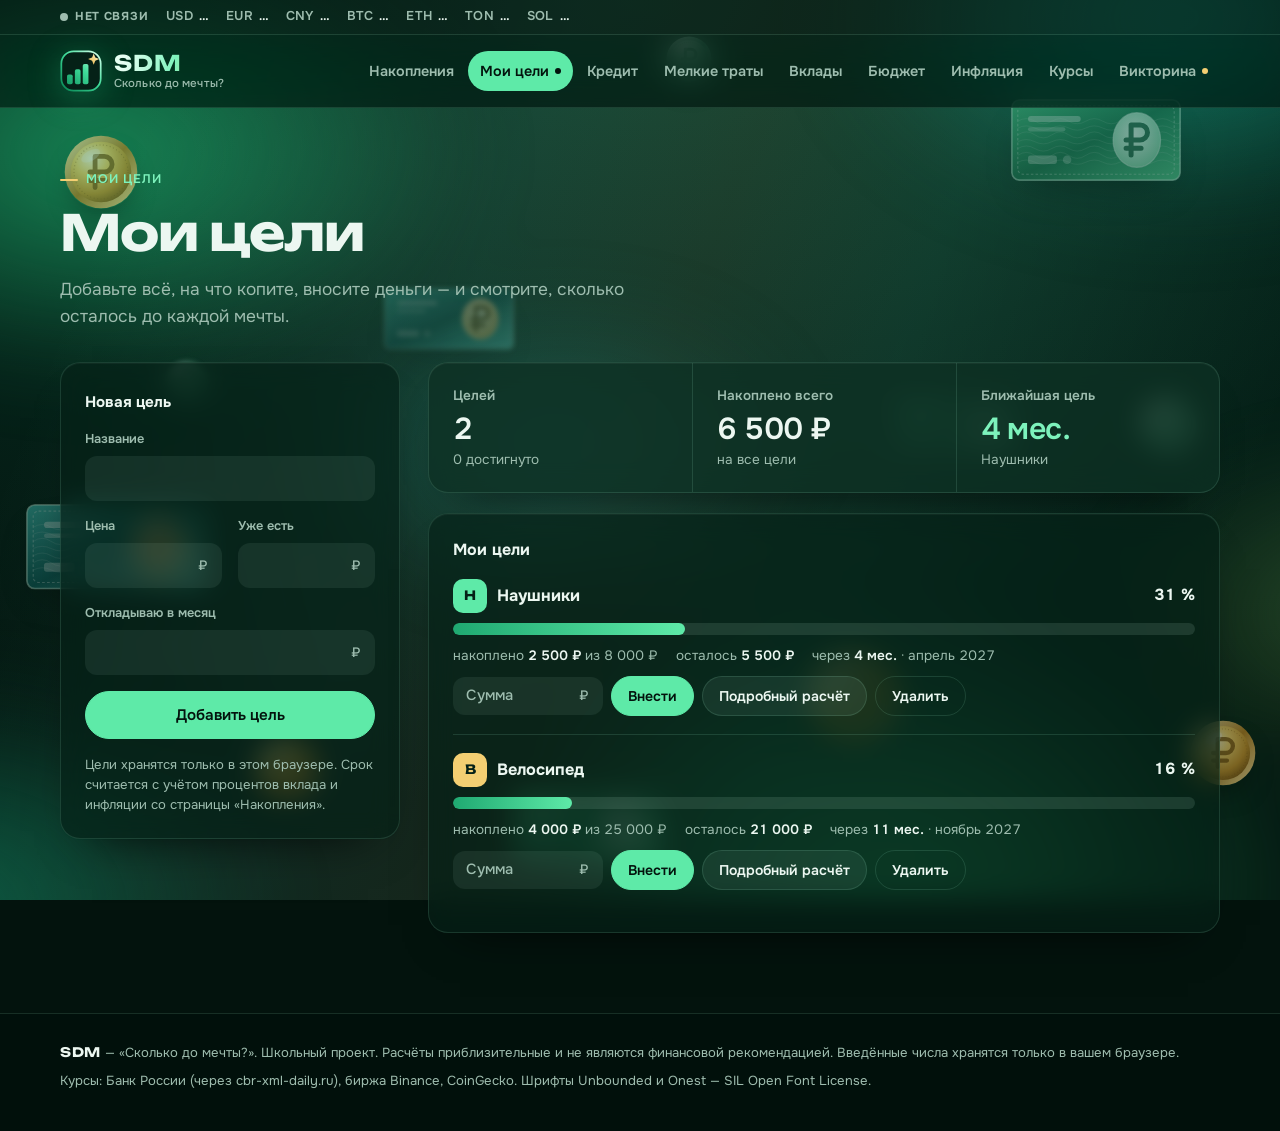
<file: goals.html>
<!doctype html>
<html lang="ru">
<head>
  <meta charset="utf-8">
  <meta name="viewport" content="width=device-width, initial-scale=1">
  <title>Мои цели: трекер накоплений на мечту — SDM</title>
  <meta name="description" content="Добавьте несколько целей, вносите накопления и следите за прогрессом. SDM посчитает, когда получится купить каждую вещь.">
  <meta name="theme-color" content="#03130D">
  <link rel="canonical" href="https://sdm-mechty.github.io/goals.html">
  <link rel="icon" href="favicon.ico" sizes="16x16 32x32 48x48">
  <link rel="icon" href="favicon-120.png" type="image/png" sizes="120x120">
  <link rel="icon" href="favicon.svg" type="image/svg+xml">
  <link rel="apple-touch-icon" href="apple-touch-icon.png">
  <meta property="og:type" content="website">
  <meta property="og:locale" content="ru_RU">
  <meta property="og:site_name" content="SDM — Сколько до мечты?">
  <meta property="og:title" content="Мои цели: трекер накоплений на мечту — SDM">
  <meta property="og:description" content="Добавьте несколько целей, вносите накопления и следите за прогрессом. SDM посчитает, когда получится купить каждую вещь.">
  <meta property="og:url" content="https://sdm-mechty.github.io/goals.html">
  <meta property="og:image" content="https://sdm-mechty.github.io/img/og.jpg">
  <meta name="twitter:card" content="summary_large_image">
  <!-- шрифты Unbounded и Onest лежат на самом сайте, интернет-сервисы шрифтов не нужны -->
  <link rel="preload" href="fonts/onest-cyrillic-400-normal.woff2" as="font" type="font/woff2" crossorigin>
  <link rel="preload" href="fonts/unbounded-cyrillic-700-normal.woff2" as="font" type="font/woff2" crossorigin>
  <link rel="stylesheet" href="css/fonts.css">
  <link rel="stylesheet" href="css/style.css">
  <script>if ("onpagereveal" in window) document.documentElement.classList.add("vt");</script>
</head>
<!-- data-page сообщает скрипту app.js, какую страницу показать -->
<body data-page="goals">
  <!-- фон: зелёное сияние, монеты и купюры (картинки в папке img, движение — в css/style.css) -->
  <div class="bg" aria-hidden="true"><div class="money">
    <span class="bm bm-coin bm-gold" style="--x:5%;--y:15%;--s:74px;--d:17s;--dl:-2s;--r:-14deg;--o:.62;--tx:14px;--ty:-22px;--g:4.5s"><i></i></span>
    <span class="bm bm-note bm-green" style="--x:79%;--y:11%;--s:170px;--d:21s;--dl:-6s;--r:8deg;--o:.5;--tx:-20px;--ty:-29px;--g:5.5s"><i></i></span>
    <span class="bm bm-coin bm-mint" style="--x:89%;--y:44%;--s:58px;--d:15s;--dl:-9s;--r:20deg;--o:.62;--tx:26px;--ty:-36px;--g:6.5s"><i></i></span>
    <span class="bm bm-note bm-teal" style="--x:2%;--y:56%;--s:180px;--d:23s;--dl:-3s;--r:-10deg;--o:.5;--tx:-32px;--ty:-43px;--g:7.5s"><i></i></span>
    <span class="bm bm-coin bm-gold" style="--x:20%;--y:82%;--s:62px;--d:19s;--dl:-12s;--r:6deg;--o:.62;--tx:14px;--ty:-50px;--g:4.5s"><i></i></span>
    <span class="bm bm-coin bm-gold bm-far" style="--x:63%;--y:72%;--s:96px;--d:25s;--dl:-5s;--r:-8deg;--o:.3;--tx:-20px;--ty:-22px;--g:5.5s"><i></i></span>
    <span class="bm bm-note bm-green" style="--x:40%;--y:88%;--s:150px;--d:22s;--dl:-14s;--r:-4deg;--o:.5;--tx:26px;--ty:-29px;--g:6.5s"><i></i></span>
    <span class="bm bm-coin bm-mint" style="--x:52%;--y:4%;--s:46px;--d:16s;--dl:-7s;--r:12deg;--o:.62;--tx:-32px;--ty:-36px;--g:7.5s"><i></i></span>
    <span class="bm bm-coin bm-gold" style="--x:93%;--y:80%;--s:66px;--d:18s;--dl:-1s;--r:-18deg;--o:.62;--tx:14px;--ty:-43px;--g:4.5s"><i></i></span>
    <span class="bm bm-note bm-teal bm-far" style="--x:30%;--y:32%;--s:130px;--d:27s;--dl:-10s;--r:14deg;--o:.3;--tx:-20px;--ty:-50px;--g:5.5s"><i></i></span>
    <span class="bm bm-coin bm-mint bm-far" style="--x:13%;--y:40%;--s:42px;--d:14s;--dl:-4s;--r:0deg;--o:.3;--tx:26px;--ty:-22px;--g:6.5s"><i></i></span>
    <span class="bm bm-note bm-green bm-far" style="--x:70%;--y:44%;--s:120px;--d:26s;--dl:-16s;--r:-12deg;--o:.3;--tx:-32px;--ty:-29px;--g:7.5s"><i></i></span>
  </div></div>

  <!-- строка курсов: её заполняет js/live.js -->
  <div class="ticker">
    <a class="wrap ticker-in" id="ticker-items" href="rates.html" aria-label="Курсы валют и криптовалют — открыть страницу «Курсы»"><span class="live"><i></i>загрузка…</span></a>
  </div>

  <header class="top">
    <div class="wrap top-in">
      <a class="brand" href="index.html" aria-label="SDM — Сколько до мечты? На главную">
        <svg viewBox="0 0 48 48" aria-hidden="true">
          <defs>
            <linearGradient id="sdm-g" x1="6" y1="44" x2="42" y2="4" gradientUnits="userSpaceOnUse"><stop offset="0" stop-color="#0E8F5C"/><stop offset=".55" stop-color="#3FDC9A"/><stop offset="1" stop-color="#C8FFE6"/></linearGradient>
            <linearGradient id="sdm-s" x1="33" y1="16" x2="43" y2="4" gradientUnits="userSpaceOnUse"><stop offset="0" stop-color="#E9B949"/><stop offset="1" stop-color="#FFF1C2"/></linearGradient>
          </defs>
          <rect x="1.5" y="1.5" width="45" height="45" rx="14" fill="#052117" stroke="url(#sdm-g)" stroke-width="2"/>
          <rect x="8" y="28" width="6.5" height="11" rx="2" fill="url(#sdm-g)"/>
          <rect x="17" y="22" width="6.5" height="17" rx="2" fill="url(#sdm-g)"/>
          <rect x="26" y="16" width="6.5" height="23" rx="2" fill="url(#sdm-g)"/>
          <path d="M38.5 4l1.8 4.6 4.6 1.8-4.6 1.8-1.8 4.6-1.8-4.6-4.6-1.8 4.6-1.8z" fill="url(#sdm-s)"/>
        </svg>
        <span class="brand-text"><b>SDM</b><small>Сколько до мечты?</small></span>
      </a>
      <nav class="nav" aria-label="Разделы">
        <a href="index.html">Накопления</a>
        <a href="goals.html" aria-current="page" class="new">Мои цели</a>
        <a href="credit.html">Кредит</a>
        <a href="expenses.html">Мелкие траты</a>
        <a href="deposits.html">Вклады</a>
        <a href="budget.html">Бюджет</a>
        <a href="inflation.html">Инфляция</a>
        <a href="rates.html">Курсы</a>
        <a href="quiz.html" class="new">Викторина</a>
      </nav>
    </div>
  </header>

  <main class="wrap">
    <section class="intro">
      <p class="eyebrow">Мои цели</p>
      <h1>Мои цели</h1>
      <p class="lead">Добавьте всё, на что копите, вносите деньги — и смотрите, сколько осталось до каждой мечты.</p>
    </section>

    <div class="layout">
      <!-- форму и результаты заполняет js/app.js -->
      <form class="card form" id="form" novalidate></form>
      <section class="results" id="results" aria-live="polite">
        <noscript><p class="alert">Для работы калькулятора включите JavaScript в браузере.</p></noscript>
      </section>
    </div>
  </main>

  <footer class="foot">
    <div class="wrap">
      <p><b>SDM</b> — «Сколько до мечты?». Школьный проект. Расчёты приблизительные и не являются финансовой рекомендацией. Введённые числа хранятся только в вашем браузере.</p>
      <p>Курсы: Банк России (через cbr-xml-daily.ru), биржа Binance, CoinGecko. Шрифты Unbounded и Onest — SIL Open Font License.</p>
    </div>
  </footer>

  <div class="tip" id="tip" role="tooltip" hidden></div>

  <script src="js/finance.js"></script>
  <script src="js/live.js"></script>
  <script src="js/app.js"></script>
</body>
</html>
</file>
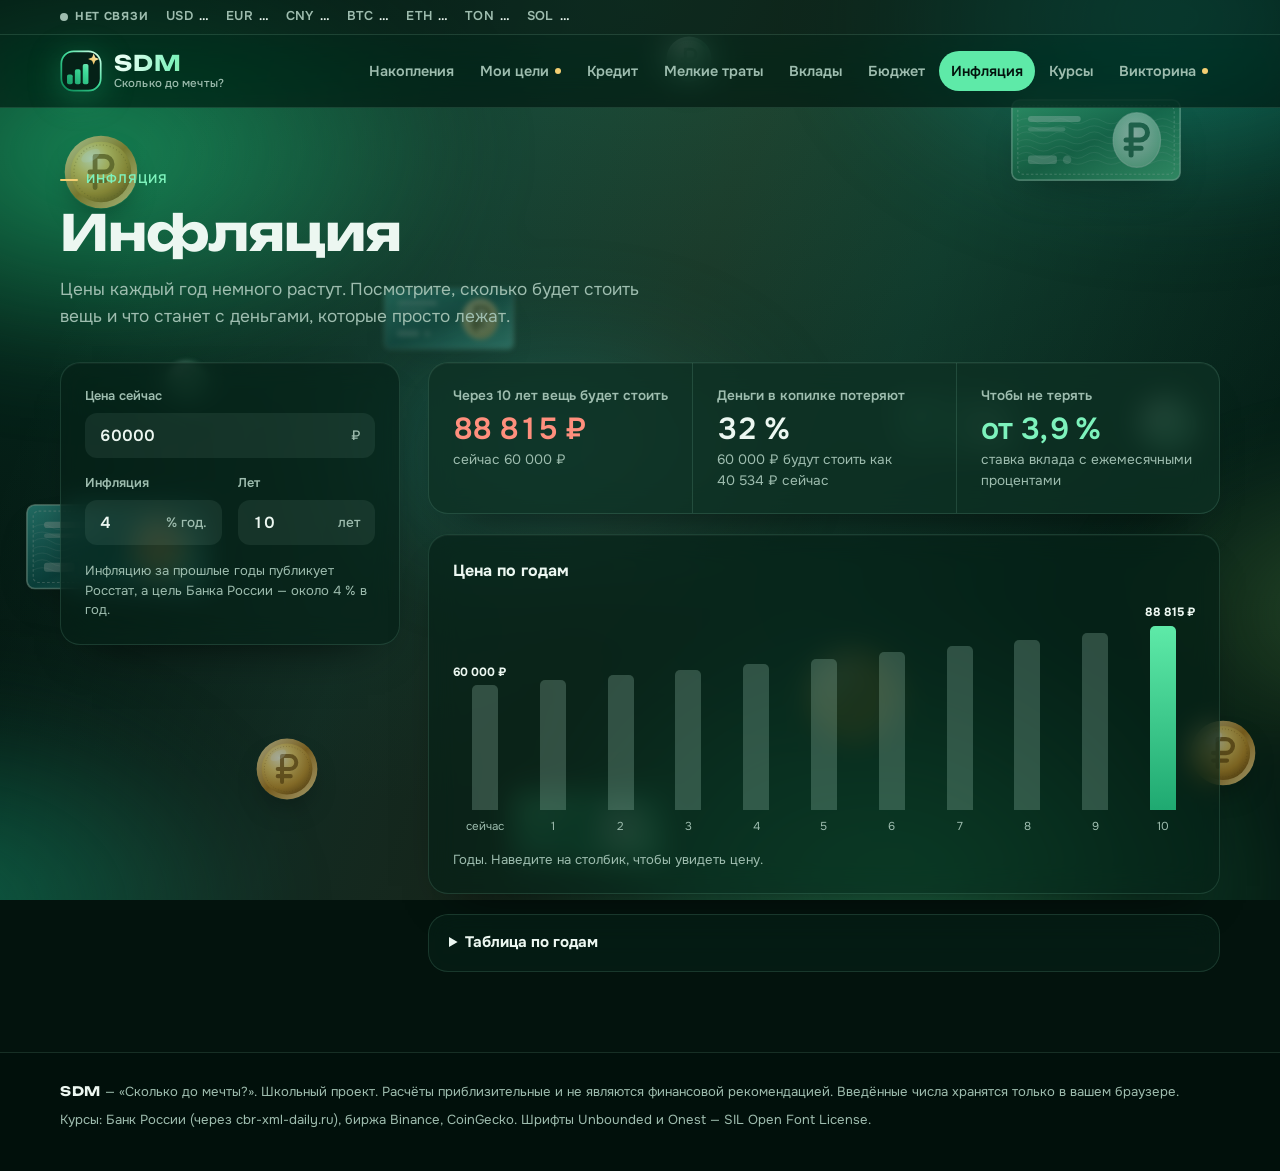
<file: inflation.html>
<!doctype html>
<html lang="ru">
<head>
  <meta charset="utf-8">
  <meta name="viewport" content="width=device-width, initial-scale=1">
  <title>Инфляция: сколько будет стоить вещь через несколько лет — SDM</title>
  <meta name="description" content="Как растут цены и обесцениваются деньги в копилке. Какая ставка вклада защищает от инфляции.">
  <meta name="theme-color" content="#03130D">
  <link rel="canonical" href="https://sdm-mechty.github.io/inflation.html">
  <link rel="icon" href="favicon.ico" sizes="16x16 32x32 48x48">
  <link rel="icon" href="favicon-120.png" type="image/png" sizes="120x120">
  <link rel="icon" href="favicon.svg" type="image/svg+xml">
  <link rel="apple-touch-icon" href="apple-touch-icon.png">
  <meta property="og:type" content="website">
  <meta property="og:locale" content="ru_RU">
  <meta property="og:site_name" content="SDM — Сколько до мечты?">
  <meta property="og:title" content="Инфляция: сколько будет стоить вещь через несколько лет — SDM">
  <meta property="og:description" content="Как растут цены и обесцениваются деньги в копилке. Какая ставка вклада защищает от инфляции.">
  <meta property="og:url" content="https://sdm-mechty.github.io/inflation.html">
  <meta property="og:image" content="https://sdm-mechty.github.io/img/og.jpg">
  <meta name="twitter:card" content="summary_large_image">
  <!-- шрифты Unbounded и Onest лежат на самом сайте, интернет-сервисы шрифтов не нужны -->
  <link rel="preload" href="fonts/onest-cyrillic-400-normal.woff2" as="font" type="font/woff2" crossorigin>
  <link rel="preload" href="fonts/unbounded-cyrillic-700-normal.woff2" as="font" type="font/woff2" crossorigin>
  <link rel="stylesheet" href="css/fonts.css">
  <link rel="stylesheet" href="css/style.css">
  <script>if ("onpagereveal" in window) document.documentElement.classList.add("vt");</script>
</head>
<!-- data-page сообщает скрипту app.js, какую страницу показать -->
<body data-page="inflation">
  <!-- фон: зелёное сияние, монеты и купюры (картинки в папке img, движение — в css/style.css) -->
  <div class="bg" aria-hidden="true"><div class="money">
    <span class="bm bm-coin bm-gold" style="--x:5%;--y:15%;--s:74px;--d:17s;--dl:-2s;--r:-14deg;--o:.62;--tx:14px;--ty:-22px;--g:4.5s"><i></i></span>
    <span class="bm bm-note bm-green" style="--x:79%;--y:11%;--s:170px;--d:21s;--dl:-6s;--r:8deg;--o:.5;--tx:-20px;--ty:-29px;--g:5.5s"><i></i></span>
    <span class="bm bm-coin bm-mint" style="--x:89%;--y:44%;--s:58px;--d:15s;--dl:-9s;--r:20deg;--o:.62;--tx:26px;--ty:-36px;--g:6.5s"><i></i></span>
    <span class="bm bm-note bm-teal" style="--x:2%;--y:56%;--s:180px;--d:23s;--dl:-3s;--r:-10deg;--o:.5;--tx:-32px;--ty:-43px;--g:7.5s"><i></i></span>
    <span class="bm bm-coin bm-gold" style="--x:20%;--y:82%;--s:62px;--d:19s;--dl:-12s;--r:6deg;--o:.62;--tx:14px;--ty:-50px;--g:4.5s"><i></i></span>
    <span class="bm bm-coin bm-gold bm-far" style="--x:63%;--y:72%;--s:96px;--d:25s;--dl:-5s;--r:-8deg;--o:.3;--tx:-20px;--ty:-22px;--g:5.5s"><i></i></span>
    <span class="bm bm-note bm-green" style="--x:40%;--y:88%;--s:150px;--d:22s;--dl:-14s;--r:-4deg;--o:.5;--tx:26px;--ty:-29px;--g:6.5s"><i></i></span>
    <span class="bm bm-coin bm-mint" style="--x:52%;--y:4%;--s:46px;--d:16s;--dl:-7s;--r:12deg;--o:.62;--tx:-32px;--ty:-36px;--g:7.5s"><i></i></span>
    <span class="bm bm-coin bm-gold" style="--x:93%;--y:80%;--s:66px;--d:18s;--dl:-1s;--r:-18deg;--o:.62;--tx:14px;--ty:-43px;--g:4.5s"><i></i></span>
    <span class="bm bm-note bm-teal bm-far" style="--x:30%;--y:32%;--s:130px;--d:27s;--dl:-10s;--r:14deg;--o:.3;--tx:-20px;--ty:-50px;--g:5.5s"><i></i></span>
    <span class="bm bm-coin bm-mint bm-far" style="--x:13%;--y:40%;--s:42px;--d:14s;--dl:-4s;--r:0deg;--o:.3;--tx:26px;--ty:-22px;--g:6.5s"><i></i></span>
    <span class="bm bm-note bm-green bm-far" style="--x:70%;--y:44%;--s:120px;--d:26s;--dl:-16s;--r:-12deg;--o:.3;--tx:-32px;--ty:-29px;--g:7.5s"><i></i></span>
  </div></div>

  <!-- строка курсов: её заполняет js/live.js -->
  <div class="ticker">
    <a class="wrap ticker-in" id="ticker-items" href="rates.html" aria-label="Курсы валют и криптовалют — открыть страницу «Курсы»"><span class="live"><i></i>загрузка…</span></a>
  </div>

  <header class="top">
    <div class="wrap top-in">
      <a class="brand" href="index.html" aria-label="SDM — Сколько до мечты? На главную">
        <svg viewBox="0 0 48 48" aria-hidden="true">
          <defs>
            <linearGradient id="sdm-g" x1="6" y1="44" x2="42" y2="4" gradientUnits="userSpaceOnUse"><stop offset="0" stop-color="#0E8F5C"/><stop offset=".55" stop-color="#3FDC9A"/><stop offset="1" stop-color="#C8FFE6"/></linearGradient>
            <linearGradient id="sdm-s" x1="33" y1="16" x2="43" y2="4" gradientUnits="userSpaceOnUse"><stop offset="0" stop-color="#E9B949"/><stop offset="1" stop-color="#FFF1C2"/></linearGradient>
          </defs>
          <rect x="1.5" y="1.5" width="45" height="45" rx="14" fill="#052117" stroke="url(#sdm-g)" stroke-width="2"/>
          <rect x="8" y="28" width="6.5" height="11" rx="2" fill="url(#sdm-g)"/>
          <rect x="17" y="22" width="6.5" height="17" rx="2" fill="url(#sdm-g)"/>
          <rect x="26" y="16" width="6.5" height="23" rx="2" fill="url(#sdm-g)"/>
          <path d="M38.5 4l1.8 4.6 4.6 1.8-4.6 1.8-1.8 4.6-1.8-4.6-4.6-1.8 4.6-1.8z" fill="url(#sdm-s)"/>
        </svg>
        <span class="brand-text"><b>SDM</b><small>Сколько до мечты?</small></span>
      </a>
      <nav class="nav" aria-label="Разделы">
        <a href="index.html">Накопления</a>
        <a href="goals.html" class="new">Мои цели</a>
        <a href="credit.html">Кредит</a>
        <a href="expenses.html">Мелкие траты</a>
        <a href="deposits.html">Вклады</a>
        <a href="budget.html">Бюджет</a>
        <a href="inflation.html" aria-current="page">Инфляция</a>
        <a href="rates.html">Курсы</a>
        <a href="quiz.html" class="new">Викторина</a>
      </nav>
    </div>
  </header>

  <main class="wrap">
    <section class="intro">
      <p class="eyebrow">Инфляция</p>
      <h1>Инфляция</h1>
      <p class="lead">Цены каждый год немного растут. Посмотрите, сколько будет стоить вещь и что станет с деньгами, которые просто лежат.</p>
    </section>

    <div class="layout">
      <!-- форму и результаты заполняет js/app.js -->
      <form class="card form" id="form" novalidate></form>
      <section class="results" id="results" aria-live="polite">
        <noscript><p class="alert">Для работы калькулятора включите JavaScript в браузере.</p></noscript>
      </section>
    </div>
  </main>

  <footer class="foot">
    <div class="wrap">
      <p><b>SDM</b> — «Сколько до мечты?». Школьный проект. Расчёты приблизительные и не являются финансовой рекомендацией. Введённые числа хранятся только в вашем браузере.</p>
      <p>Курсы: Банк России (через cbr-xml-daily.ru), биржа Binance, CoinGecko. Шрифты Unbounded и Onest — SIL Open Font License.</p>
    </div>
  </footer>

  <div class="tip" id="tip" role="tooltip" hidden></div>

  <script src="js/finance.js"></script>
  <script src="js/live.js"></script>
  <script src="js/app.js"></script>
</body>
</html>
</file>
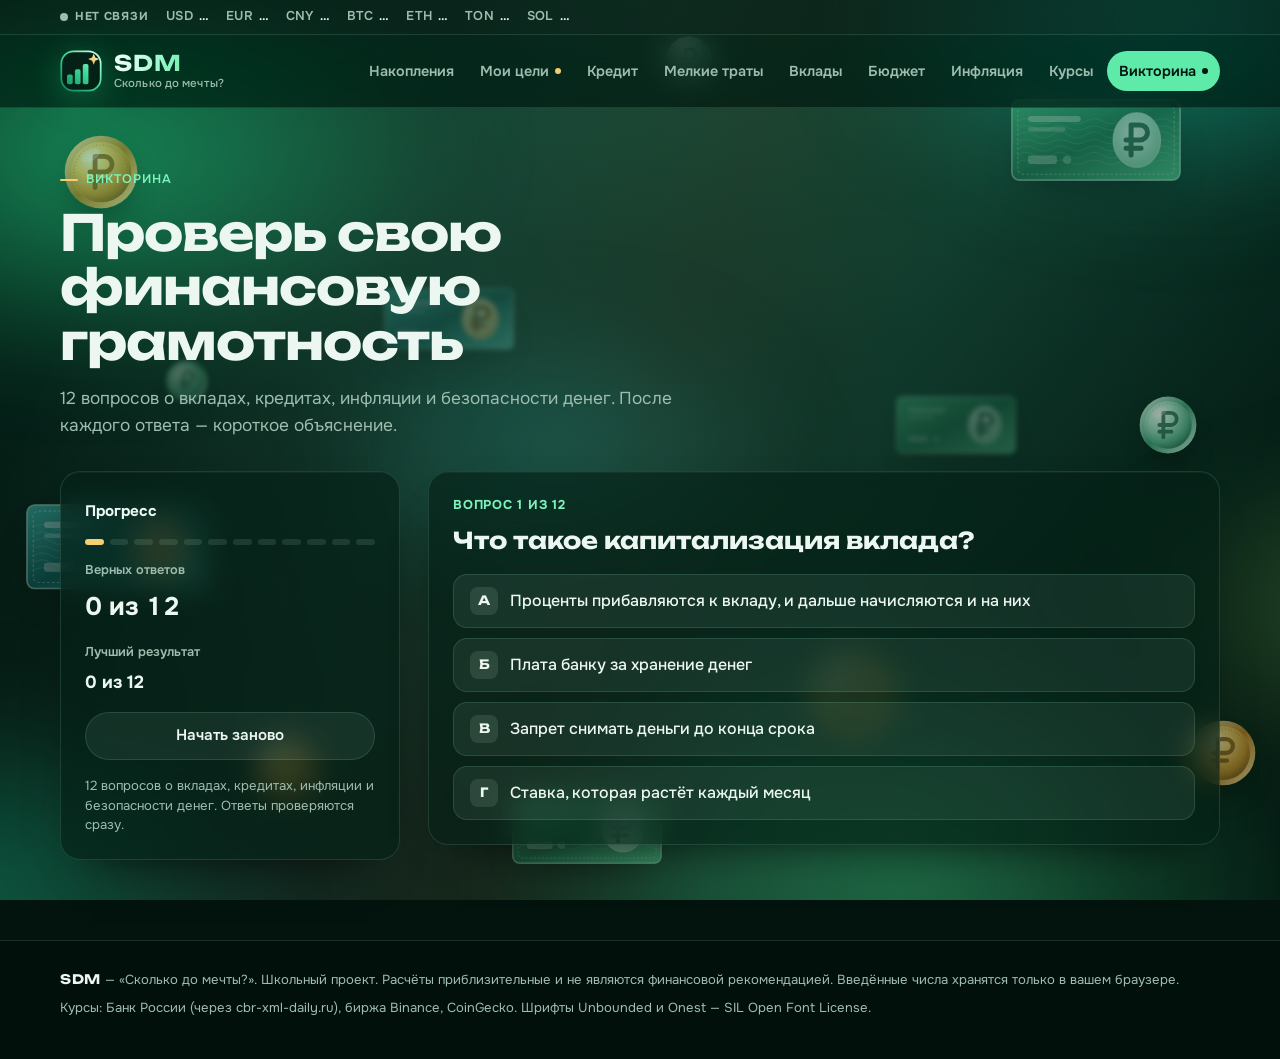
<file: quiz.html>
<!doctype html>
<html lang="ru">
<head>
  <meta charset="utf-8">
  <meta name="viewport" content="width=device-width, initial-scale=1">
  <title>Викторина по финансовой грамотности для школьников — SDM</title>
  <meta name="description" content="Тест из 12 вопросов: вклады, кредиты, инфляция, мошенники. Узнайте свой уровень финансовой грамотности.">
  <meta name="theme-color" content="#03130D">
  <link rel="canonical" href="https://sdm-mechty.github.io/quiz.html">
  <link rel="icon" href="favicon.ico" sizes="16x16 32x32 48x48">
  <link rel="icon" href="favicon-120.png" type="image/png" sizes="120x120">
  <link rel="icon" href="favicon.svg" type="image/svg+xml">
  <link rel="apple-touch-icon" href="apple-touch-icon.png">
  <meta property="og:type" content="website">
  <meta property="og:locale" content="ru_RU">
  <meta property="og:site_name" content="SDM — Сколько до мечты?">
  <meta property="og:title" content="Викторина по финансовой грамотности для школьников — SDM">
  <meta property="og:description" content="Тест из 12 вопросов: вклады, кредиты, инфляция, мошенники. Узнайте свой уровень финансовой грамотности.">
  <meta property="og:url" content="https://sdm-mechty.github.io/quiz.html">
  <meta property="og:image" content="https://sdm-mechty.github.io/img/og.jpg">
  <meta name="twitter:card" content="summary_large_image">
  <!-- шрифты Unbounded и Onest лежат на самом сайте, интернет-сервисы шрифтов не нужны -->
  <link rel="preload" href="fonts/onest-cyrillic-400-normal.woff2" as="font" type="font/woff2" crossorigin>
  <link rel="preload" href="fonts/unbounded-cyrillic-700-normal.woff2" as="font" type="font/woff2" crossorigin>
  <link rel="stylesheet" href="css/fonts.css">
  <link rel="stylesheet" href="css/style.css">
  <script>if ("onpagereveal" in window) document.documentElement.classList.add("vt");</script>
</head>
<!-- data-page сообщает скрипту app.js, какую страницу показать -->
<body data-page="quiz">
  <!-- фон: зелёное сияние, монеты и купюры (картинки в папке img, движение — в css/style.css) -->
  <div class="bg" aria-hidden="true"><div class="money">
    <span class="bm bm-coin bm-gold" style="--x:5%;--y:15%;--s:74px;--d:17s;--dl:-2s;--r:-14deg;--o:.62;--tx:14px;--ty:-22px;--g:4.5s"><i></i></span>
    <span class="bm bm-note bm-green" style="--x:79%;--y:11%;--s:170px;--d:21s;--dl:-6s;--r:8deg;--o:.5;--tx:-20px;--ty:-29px;--g:5.5s"><i></i></span>
    <span class="bm bm-coin bm-mint" style="--x:89%;--y:44%;--s:58px;--d:15s;--dl:-9s;--r:20deg;--o:.62;--tx:26px;--ty:-36px;--g:6.5s"><i></i></span>
    <span class="bm bm-note bm-teal" style="--x:2%;--y:56%;--s:180px;--d:23s;--dl:-3s;--r:-10deg;--o:.5;--tx:-32px;--ty:-43px;--g:7.5s"><i></i></span>
    <span class="bm bm-coin bm-gold" style="--x:20%;--y:82%;--s:62px;--d:19s;--dl:-12s;--r:6deg;--o:.62;--tx:14px;--ty:-50px;--g:4.5s"><i></i></span>
    <span class="bm bm-coin bm-gold bm-far" style="--x:63%;--y:72%;--s:96px;--d:25s;--dl:-5s;--r:-8deg;--o:.3;--tx:-20px;--ty:-22px;--g:5.5s"><i></i></span>
    <span class="bm bm-note bm-green" style="--x:40%;--y:88%;--s:150px;--d:22s;--dl:-14s;--r:-4deg;--o:.5;--tx:26px;--ty:-29px;--g:6.5s"><i></i></span>
    <span class="bm bm-coin bm-mint" style="--x:52%;--y:4%;--s:46px;--d:16s;--dl:-7s;--r:12deg;--o:.62;--tx:-32px;--ty:-36px;--g:7.5s"><i></i></span>
    <span class="bm bm-coin bm-gold" style="--x:93%;--y:80%;--s:66px;--d:18s;--dl:-1s;--r:-18deg;--o:.62;--tx:14px;--ty:-43px;--g:4.5s"><i></i></span>
    <span class="bm bm-note bm-teal bm-far" style="--x:30%;--y:32%;--s:130px;--d:27s;--dl:-10s;--r:14deg;--o:.3;--tx:-20px;--ty:-50px;--g:5.5s"><i></i></span>
    <span class="bm bm-coin bm-mint bm-far" style="--x:13%;--y:40%;--s:42px;--d:14s;--dl:-4s;--r:0deg;--o:.3;--tx:26px;--ty:-22px;--g:6.5s"><i></i></span>
    <span class="bm bm-note bm-green bm-far" style="--x:70%;--y:44%;--s:120px;--d:26s;--dl:-16s;--r:-12deg;--o:.3;--tx:-32px;--ty:-29px;--g:7.5s"><i></i></span>
  </div></div>

  <!-- строка курсов: её заполняет js/live.js -->
  <div class="ticker">
    <a class="wrap ticker-in" id="ticker-items" href="rates.html" aria-label="Курсы валют и криптовалют — открыть страницу «Курсы»"><span class="live"><i></i>загрузка…</span></a>
  </div>

  <header class="top">
    <div class="wrap top-in">
      <a class="brand" href="index.html" aria-label="SDM — Сколько до мечты? На главную">
        <svg viewBox="0 0 48 48" aria-hidden="true">
          <defs>
            <linearGradient id="sdm-g" x1="6" y1="44" x2="42" y2="4" gradientUnits="userSpaceOnUse"><stop offset="0" stop-color="#0E8F5C"/><stop offset=".55" stop-color="#3FDC9A"/><stop offset="1" stop-color="#C8FFE6"/></linearGradient>
            <linearGradient id="sdm-s" x1="33" y1="16" x2="43" y2="4" gradientUnits="userSpaceOnUse"><stop offset="0" stop-color="#E9B949"/><stop offset="1" stop-color="#FFF1C2"/></linearGradient>
          </defs>
          <rect x="1.5" y="1.5" width="45" height="45" rx="14" fill="#052117" stroke="url(#sdm-g)" stroke-width="2"/>
          <rect x="8" y="28" width="6.5" height="11" rx="2" fill="url(#sdm-g)"/>
          <rect x="17" y="22" width="6.5" height="17" rx="2" fill="url(#sdm-g)"/>
          <rect x="26" y="16" width="6.5" height="23" rx="2" fill="url(#sdm-g)"/>
          <path d="M38.5 4l1.8 4.6 4.6 1.8-4.6 1.8-1.8 4.6-1.8-4.6-4.6-1.8 4.6-1.8z" fill="url(#sdm-s)"/>
        </svg>
        <span class="brand-text"><b>SDM</b><small>Сколько до мечты?</small></span>
      </a>
      <nav class="nav" aria-label="Разделы">
        <a href="index.html">Накопления</a>
        <a href="goals.html" class="new">Мои цели</a>
        <a href="credit.html">Кредит</a>
        <a href="expenses.html">Мелкие траты</a>
        <a href="deposits.html">Вклады</a>
        <a href="budget.html">Бюджет</a>
        <a href="inflation.html">Инфляция</a>
        <a href="rates.html">Курсы</a>
        <a href="quiz.html" aria-current="page" class="new">Викторина</a>
      </nav>
    </div>
  </header>

  <main class="wrap">
    <section class="intro">
      <p class="eyebrow">Викторина</p>
      <h1>Проверь свою финансовую грамотность</h1>
      <p class="lead">12 вопросов о вкладах, кредитах, инфляции и безопасности денег. После каждого ответа — короткое объяснение.</p>
    </section>

    <div class="layout">
      <!-- форму и результаты заполняет js/app.js -->
      <form class="card form" id="form" novalidate></form>
      <section class="results" id="results" aria-live="polite">
        <noscript><p class="alert">Для работы калькулятора включите JavaScript в браузере.</p></noscript>
      </section>
    </div>
  </main>

  <footer class="foot">
    <div class="wrap">
      <p><b>SDM</b> — «Сколько до мечты?». Школьный проект. Расчёты приблизительные и не являются финансовой рекомендацией. Введённые числа хранятся только в вашем браузере.</p>
      <p>Курсы: Банк России (через cbr-xml-daily.ru), биржа Binance, CoinGecko. Шрифты Unbounded и Onest — SIL Open Font License.</p>
    </div>
  </footer>

  <div class="tip" id="tip" role="tooltip" hidden></div>

  <script src="js/finance.js"></script>
  <script src="js/live.js"></script>
  <script src="js/app.js"></script>
</body>
</html>
</file>
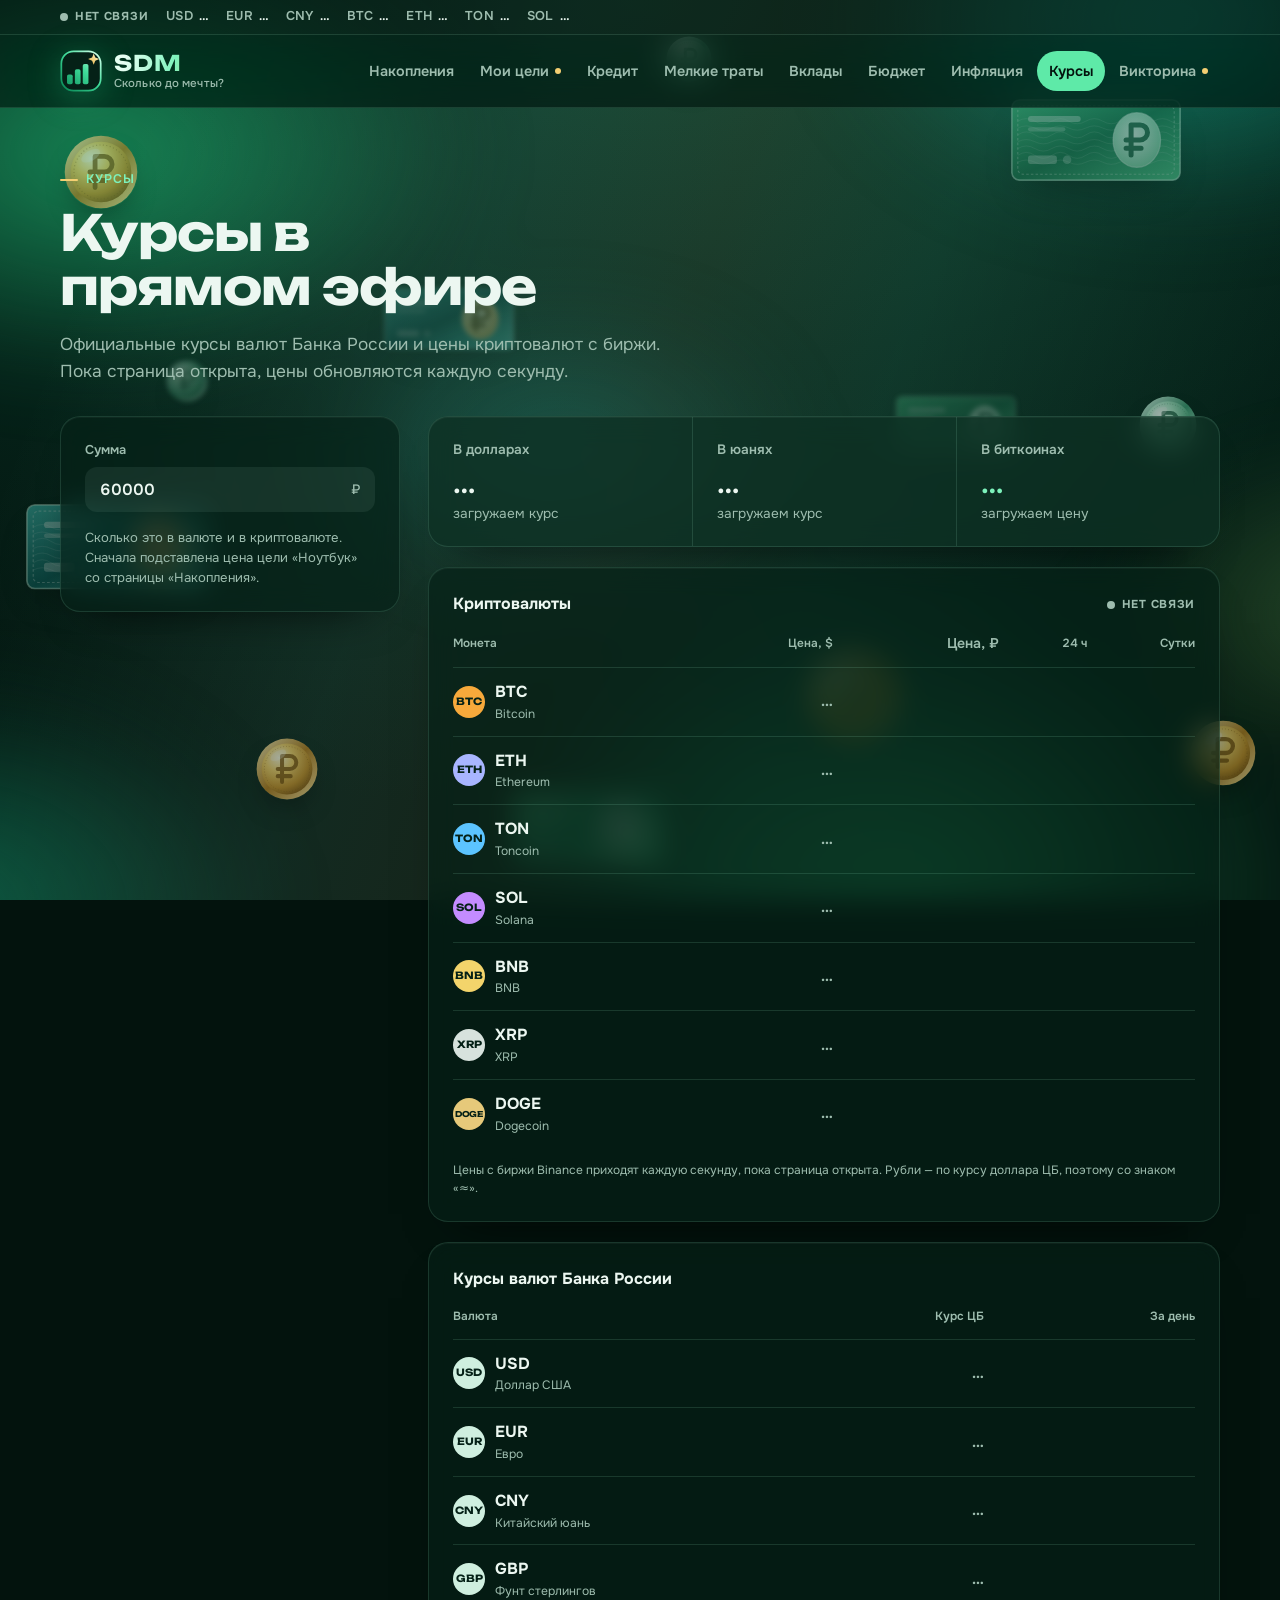
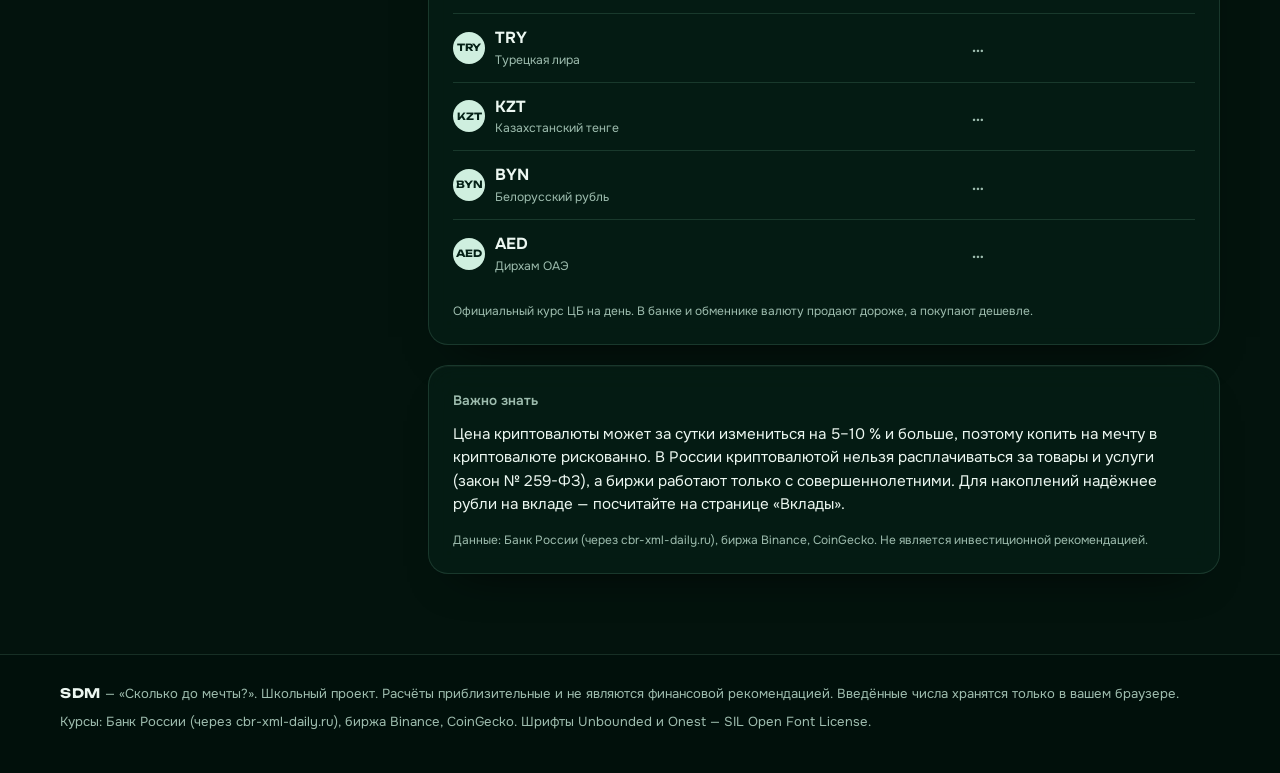
<file: rates.html>
<!doctype html>
<html lang="ru">
<head>
  <meta charset="utf-8">
  <meta name="viewport" content="width=device-width, initial-scale=1">
  <title>Курсы валют ЦБ и криптовалют онлайн — SDM</title>
  <meta name="description" content="Курс доллара, евро и юаня от Банка России и цены биткоина, эфира, TON в прямом эфире. Пересчитайте цену мечты в валюте и криптовалюте.">
  <meta name="theme-color" content="#03130D">
  <link rel="canonical" href="https://sdm-mechty.github.io/rates.html">
  <link rel="icon" href="favicon.ico" sizes="16x16 32x32 48x48">
  <link rel="icon" href="favicon-120.png" type="image/png" sizes="120x120">
  <link rel="icon" href="favicon.svg" type="image/svg+xml">
  <link rel="apple-touch-icon" href="apple-touch-icon.png">
  <meta property="og:type" content="website">
  <meta property="og:locale" content="ru_RU">
  <meta property="og:site_name" content="SDM — Сколько до мечты?">
  <meta property="og:title" content="Курсы валют ЦБ и криптовалют онлайн — SDM">
  <meta property="og:description" content="Курс доллара, евро и юаня от Банка России и цены биткоина, эфира, TON в прямом эфире. Пересчитайте цену мечты в валюте и криптовалюте.">
  <meta property="og:url" content="https://sdm-mechty.github.io/rates.html">
  <meta property="og:image" content="https://sdm-mechty.github.io/img/og.jpg">
  <meta name="twitter:card" content="summary_large_image">
  <!-- шрифты Unbounded и Onest лежат на самом сайте, интернет-сервисы шрифтов не нужны -->
  <link rel="preload" href="fonts/onest-cyrillic-400-normal.woff2" as="font" type="font/woff2" crossorigin>
  <link rel="preload" href="fonts/unbounded-cyrillic-700-normal.woff2" as="font" type="font/woff2" crossorigin>
  <link rel="stylesheet" href="css/fonts.css">
  <link rel="stylesheet" href="css/style.css">
  <script>if ("onpagereveal" in window) document.documentElement.classList.add("vt");</script>
</head>
<!-- data-page сообщает скрипту app.js, какую страницу показать -->
<body data-page="rates">
  <!-- фон: зелёное сияние, монеты и купюры (картинки в папке img, движение — в css/style.css) -->
  <div class="bg" aria-hidden="true"><div class="money">
    <span class="bm bm-coin bm-gold" style="--x:5%;--y:15%;--s:74px;--d:17s;--dl:-2s;--r:-14deg;--o:.62;--tx:14px;--ty:-22px;--g:4.5s"><i></i></span>
    <span class="bm bm-note bm-green" style="--x:79%;--y:11%;--s:170px;--d:21s;--dl:-6s;--r:8deg;--o:.5;--tx:-20px;--ty:-29px;--g:5.5s"><i></i></span>
    <span class="bm bm-coin bm-mint" style="--x:89%;--y:44%;--s:58px;--d:15s;--dl:-9s;--r:20deg;--o:.62;--tx:26px;--ty:-36px;--g:6.5s"><i></i></span>
    <span class="bm bm-note bm-teal" style="--x:2%;--y:56%;--s:180px;--d:23s;--dl:-3s;--r:-10deg;--o:.5;--tx:-32px;--ty:-43px;--g:7.5s"><i></i></span>
    <span class="bm bm-coin bm-gold" style="--x:20%;--y:82%;--s:62px;--d:19s;--dl:-12s;--r:6deg;--o:.62;--tx:14px;--ty:-50px;--g:4.5s"><i></i></span>
    <span class="bm bm-coin bm-gold bm-far" style="--x:63%;--y:72%;--s:96px;--d:25s;--dl:-5s;--r:-8deg;--o:.3;--tx:-20px;--ty:-22px;--g:5.5s"><i></i></span>
    <span class="bm bm-note bm-green" style="--x:40%;--y:88%;--s:150px;--d:22s;--dl:-14s;--r:-4deg;--o:.5;--tx:26px;--ty:-29px;--g:6.5s"><i></i></span>
    <span class="bm bm-coin bm-mint" style="--x:52%;--y:4%;--s:46px;--d:16s;--dl:-7s;--r:12deg;--o:.62;--tx:-32px;--ty:-36px;--g:7.5s"><i></i></span>
    <span class="bm bm-coin bm-gold" style="--x:93%;--y:80%;--s:66px;--d:18s;--dl:-1s;--r:-18deg;--o:.62;--tx:14px;--ty:-43px;--g:4.5s"><i></i></span>
    <span class="bm bm-note bm-teal bm-far" style="--x:30%;--y:32%;--s:130px;--d:27s;--dl:-10s;--r:14deg;--o:.3;--tx:-20px;--ty:-50px;--g:5.5s"><i></i></span>
    <span class="bm bm-coin bm-mint bm-far" style="--x:13%;--y:40%;--s:42px;--d:14s;--dl:-4s;--r:0deg;--o:.3;--tx:26px;--ty:-22px;--g:6.5s"><i></i></span>
    <span class="bm bm-note bm-green bm-far" style="--x:70%;--y:44%;--s:120px;--d:26s;--dl:-16s;--r:-12deg;--o:.3;--tx:-32px;--ty:-29px;--g:7.5s"><i></i></span>
  </div></div>

  <!-- строка курсов: её заполняет js/live.js -->
  <div class="ticker">
    <a class="wrap ticker-in" id="ticker-items" href="rates.html" aria-label="Курсы валют и криптовалют — открыть страницу «Курсы»"><span class="live"><i></i>загрузка…</span></a>
  </div>

  <header class="top">
    <div class="wrap top-in">
      <a class="brand" href="index.html" aria-label="SDM — Сколько до мечты? На главную">
        <svg viewBox="0 0 48 48" aria-hidden="true">
          <defs>
            <linearGradient id="sdm-g" x1="6" y1="44" x2="42" y2="4" gradientUnits="userSpaceOnUse"><stop offset="0" stop-color="#0E8F5C"/><stop offset=".55" stop-color="#3FDC9A"/><stop offset="1" stop-color="#C8FFE6"/></linearGradient>
            <linearGradient id="sdm-s" x1="33" y1="16" x2="43" y2="4" gradientUnits="userSpaceOnUse"><stop offset="0" stop-color="#E9B949"/><stop offset="1" stop-color="#FFF1C2"/></linearGradient>
          </defs>
          <rect x="1.5" y="1.5" width="45" height="45" rx="14" fill="#052117" stroke="url(#sdm-g)" stroke-width="2"/>
          <rect x="8" y="28" width="6.5" height="11" rx="2" fill="url(#sdm-g)"/>
          <rect x="17" y="22" width="6.5" height="17" rx="2" fill="url(#sdm-g)"/>
          <rect x="26" y="16" width="6.5" height="23" rx="2" fill="url(#sdm-g)"/>
          <path d="M38.5 4l1.8 4.6 4.6 1.8-4.6 1.8-1.8 4.6-1.8-4.6-4.6-1.8 4.6-1.8z" fill="url(#sdm-s)"/>
        </svg>
        <span class="brand-text"><b>SDM</b><small>Сколько до мечты?</small></span>
      </a>
      <nav class="nav" aria-label="Разделы">
        <a href="index.html">Накопления</a>
        <a href="goals.html" class="new">Мои цели</a>
        <a href="credit.html">Кредит</a>
        <a href="expenses.html">Мелкие траты</a>
        <a href="deposits.html">Вклады</a>
        <a href="budget.html">Бюджет</a>
        <a href="inflation.html">Инфляция</a>
        <a href="rates.html" aria-current="page">Курсы</a>
        <a href="quiz.html" class="new">Викторина</a>
      </nav>
    </div>
  </header>

  <main class="wrap">
    <section class="intro">
      <p class="eyebrow">Курсы</p>
      <h1>Курсы в прямом эфире</h1>
      <p class="lead">Официальные курсы валют Банка России и цены криптовалют с биржи. Пока страница открыта, цены обновляются каждую секунду.</p>
    </section>

    <div class="layout">
      <!-- форму и результаты заполняет js/app.js -->
      <form class="card form" id="form" novalidate></form>
      <section class="results" id="results" aria-live="polite">
        <noscript><p class="alert">Для работы калькулятора включите JavaScript в браузере.</p></noscript>
      </section>
    </div>
  </main>

  <footer class="foot">
    <div class="wrap">
      <p><b>SDM</b> — «Сколько до мечты?». Школьный проект. Расчёты приблизительные и не являются финансовой рекомендацией. Введённые числа хранятся только в вашем браузере.</p>
      <p>Курсы: Банк России (через cbr-xml-daily.ru), биржа Binance, CoinGecko. Шрифты Unbounded и Onest — SIL Open Font License.</p>
    </div>
  </footer>

  <div class="tip" id="tip" role="tooltip" hidden></div>

  <script src="js/finance.js"></script>
  <script src="js/live.js"></script>
  <script src="js/app.js"></script>
</body>
</html>
</file>
<file: css/fonts.css>
/* Шрифты лежат на самом сайте (папка fonts): Unbounded — заголовки и логотип, Onest — текст.
   Оба шрифта бесплатные (лицензия SIL Open Font License). */
@font-face { font-family: "Unbounded"; font-style: normal; font-weight: 500; font-display: swap;
  src: url("../fonts/unbounded-cyrillic-500-normal.woff2") format("woff2"); unicode-range: U+0301,U+0400-045F,U+0490-0491,U+04B0-04B1,U+2116; }
@font-face { font-family: "Unbounded"; font-style: normal; font-weight: 500; font-display: swap;
  src: url("../fonts/unbounded-latin-ext-500-normal.woff2") format("woff2"); unicode-range: U+0100-02BA,U+02BD-02C5,U+02C7-02CC,U+02CE-02D7,U+02DD-02FF,U+0304,U+0308,U+0329,U+1D00-1DBF,U+1E00-1E9F,U+1EF2-1EFF,U+2020,U+20A0-20AB,U+20AD-20C0,U+2113,U+2C60-2C7F,U+A720-A7FF; }
@font-face { font-family: "Unbounded"; font-style: normal; font-weight: 500; font-display: swap;
  src: url("../fonts/unbounded-latin-500-normal.woff2") format("woff2"); unicode-range: U+0000-00FF,U+0131,U+0152-0153,U+02BB-02BC,U+02C6,U+02DA,U+02DC,U+0304,U+0308,U+0329,U+2000-206F,U+20AC,U+2122,U+2191,U+2193,U+2212,U+2215,U+FEFF,U+FFFD; }
@font-face { font-family: "Unbounded"; font-style: normal; font-weight: 700; font-display: swap;
  src: url("../fonts/unbounded-cyrillic-700-normal.woff2") format("woff2"); unicode-range: U+0301,U+0400-045F,U+0490-0491,U+04B0-04B1,U+2116; }
@font-face { font-family: "Unbounded"; font-style: normal; font-weight: 700; font-display: swap;
  src: url("../fonts/unbounded-latin-ext-700-normal.woff2") format("woff2"); unicode-range: U+0100-02BA,U+02BD-02C5,U+02C7-02CC,U+02CE-02D7,U+02DD-02FF,U+0304,U+0308,U+0329,U+1D00-1DBF,U+1E00-1E9F,U+1EF2-1EFF,U+2020,U+20A0-20AB,U+20AD-20C0,U+2113,U+2C60-2C7F,U+A720-A7FF; }
@font-face { font-family: "Unbounded"; font-style: normal; font-weight: 700; font-display: swap;
  src: url("../fonts/unbounded-latin-700-normal.woff2") format("woff2"); unicode-range: U+0000-00FF,U+0131,U+0152-0153,U+02BB-02BC,U+02C6,U+02DA,U+02DC,U+0304,U+0308,U+0329,U+2000-206F,U+20AC,U+2122,U+2191,U+2193,U+2212,U+2215,U+FEFF,U+FFFD; }
@font-face { font-family: "Onest"; font-style: normal; font-weight: 400; font-display: swap;
  src: url("../fonts/onest-cyrillic-400-normal.woff2") format("woff2"); unicode-range: U+0301,U+0400-045F,U+0490-0491,U+04B0-04B1,U+2116; }
@font-face { font-family: "Onest"; font-style: normal; font-weight: 400; font-display: swap;
  src: url("../fonts/onest-latin-ext-400-normal.woff2") format("woff2"); unicode-range: U+0100-02BA,U+02BD-02C5,U+02C7-02CC,U+02CE-02D7,U+02DD-02FF,U+0304,U+0308,U+0329,U+1D00-1DBF,U+1E00-1E9F,U+1EF2-1EFF,U+2020,U+20A0-20AB,U+20AD-20C0,U+2113,U+2C60-2C7F,U+A720-A7FF; }
@font-face { font-family: "Onest"; font-style: normal; font-weight: 400; font-display: swap;
  src: url("../fonts/onest-latin-400-normal.woff2") format("woff2"); unicode-range: U+0000-00FF,U+0131,U+0152-0153,U+02BB-02BC,U+02C6,U+02DA,U+02DC,U+0304,U+0308,U+0329,U+2000-206F,U+20AC,U+2122,U+2191,U+2193,U+2212,U+2215,U+FEFF,U+FFFD; }
@font-face { font-family: "Onest"; font-style: normal; font-weight: 500; font-display: swap;
  src: url("../fonts/onest-cyrillic-500-normal.woff2") format("woff2"); unicode-range: U+0301,U+0400-045F,U+0490-0491,U+04B0-04B1,U+2116; }
@font-face { font-family: "Onest"; font-style: normal; font-weight: 500; font-display: swap;
  src: url("../fonts/onest-latin-ext-500-normal.woff2") format("woff2"); unicode-range: U+0100-02BA,U+02BD-02C5,U+02C7-02CC,U+02CE-02D7,U+02DD-02FF,U+0304,U+0308,U+0329,U+1D00-1DBF,U+1E00-1E9F,U+1EF2-1EFF,U+2020,U+20A0-20AB,U+20AD-20C0,U+2113,U+2C60-2C7F,U+A720-A7FF; }
@font-face { font-family: "Onest"; font-style: normal; font-weight: 500; font-display: swap;
  src: url("../fonts/onest-latin-500-normal.woff2") format("woff2"); unicode-range: U+0000-00FF,U+0131,U+0152-0153,U+02BB-02BC,U+02C6,U+02DA,U+02DC,U+0304,U+0308,U+0329,U+2000-206F,U+20AC,U+2122,U+2191,U+2193,U+2212,U+2215,U+FEFF,U+FFFD; }
@font-face { font-family: "Onest"; font-style: normal; font-weight: 600; font-display: swap;
  src: url("../fonts/onest-cyrillic-600-normal.woff2") format("woff2"); unicode-range: U+0301,U+0400-045F,U+0490-0491,U+04B0-04B1,U+2116; }
@font-face { font-family: "Onest"; font-style: normal; font-weight: 600; font-display: swap;
  src: url("../fonts/onest-latin-ext-600-normal.woff2") format("woff2"); unicode-range: U+0100-02BA,U+02BD-02C5,U+02C7-02CC,U+02CE-02D7,U+02DD-02FF,U+0304,U+0308,U+0329,U+1D00-1DBF,U+1E00-1E9F,U+1EF2-1EFF,U+2020,U+20A0-20AB,U+20AD-20C0,U+2113,U+2C60-2C7F,U+A720-A7FF; }
@font-face { font-family: "Onest"; font-style: normal; font-weight: 600; font-display: swap;
  src: url("../fonts/onest-latin-600-normal.woff2") format("woff2"); unicode-range: U+0000-00FF,U+0131,U+0152-0153,U+02BB-02BC,U+02C6,U+02DA,U+02DC,U+0304,U+0308,U+0329,U+2000-206F,U+20AC,U+2122,U+2191,U+2193,U+2212,U+2215,U+FEFF,U+FFFD; }
@font-face { font-family: "Onest"; font-style: normal; font-weight: 700; font-display: swap;
  src: url("../fonts/onest-cyrillic-700-normal.woff2") format("woff2"); unicode-range: U+0301,U+0400-045F,U+0490-0491,U+04B0-04B1,U+2116; }
@font-face { font-family: "Onest"; font-style: normal; font-weight: 700; font-display: swap;
  src: url("../fonts/onest-latin-ext-700-normal.woff2") format("woff2"); unicode-range: U+0100-02BA,U+02BD-02C5,U+02C7-02CC,U+02CE-02D7,U+02DD-02FF,U+0304,U+0308,U+0329,U+1D00-1DBF,U+1E00-1E9F,U+1EF2-1EFF,U+2020,U+20A0-20AB,U+20AD-20C0,U+2113,U+2C60-2C7F,U+A720-A7FF; }
@font-face { font-family: "Onest"; font-style: normal; font-weight: 700; font-display: swap;
  src: url("../fonts/onest-latin-700-normal.woff2") format("woff2"); unicode-range: U+0000-00FF,U+0131,U+0152-0153,U+02BB-02BC,U+02C6,U+02DA,U+02DC,U+0304,U+0308,U+0329,U+2000-206F,U+20AC,U+2122,U+2191,U+2193,U+2212,U+2215,U+FEFF,U+FFFD; }
</file>
<file: css/style.css>
/* ОФОРМЛЕНИЕ САЙТА SDM — «Сколько до мечты?»
   Все цвета заданы один раз в переменных (--bg, --accent и т. д.).
   Фон — тёмно-зелёный и медленно «переливается» (блок .bg).
   Правила @media (max-width: ...) перестраивают страницу для телефонов. */

:root {
  --bg: #03130D;
  --surface: rgba(7, 32, 23, .66);
  --surface-2: rgba(14, 48, 35, .78);
  --solid: #0A2A1E;
  --soft: rgba(210, 255, 232, .07);
  --soft-2: rgba(210, 255, 232, .11);
  --ink: #ECF7F1;
  --muted: #9EBDAF;
  --line: rgba(170, 255, 214, .13);
  --accent: #5EEAA8;
  --accent-ink: #7DF2BC;
  --accent-soft: rgba(94, 234, 168, .14);
  --on-accent: #03130D;
  --gold: #F4CF72;
  --bad: #FF8F7D;
  --bad-soft: rgba(255, 143, 125, .14);
  --s1: #6BC1FF;      /* вклад */
  --s2: #FFB067;      /* копилка */
  --hover: rgba(255, 255, 255, .06);
  --bar-muted: rgba(210, 255, 232, .2);
  --shadow: 0 1px 0 rgba(255, 255, 255, .04) inset, 0 24px 48px -32px rgba(0, 0, 0, .9);
  --radius: 20px;
  --font: "Onest", system-ui, -apple-system, "Segoe UI", Roboto, sans-serif;
  --display: "Unbounded", "Onest", system-ui, sans-serif;
  color-scheme: dark;
}

*, *::before, *::after { box-sizing: border-box; }
[hidden] { display: none !important; }
html { background: var(--bg); }
body { margin: 0; min-height: 100vh; background: transparent; color: var(--ink); font-family: var(--font); font-size: 16px; line-height: 1.55; -webkit-font-smoothing: antialiased; overflow-x: hidden; }
h1, h2, p { margin: 0; }
a { color: inherit; }
:focus-visible { outline: 2px solid var(--accent); outline-offset: 3px; border-radius: 6px; }
.wrap { max-width: 1200px; margin-inline: auto; padding-left: max(20px, env(safe-area-inset-left, 0px)); padding-right: max(20px, env(safe-area-inset-right, 0px)); }
.sr { position: absolute; width: 1px; height: 1px; overflow: hidden; clip: rect(0 0 0 0); white-space: nowrap; }

/* ---------- переливающийся фон ----------
   Несколько размытых зелёных «пятен» медленно плавают, а сверху проходит блик.
   Двигаем только transform — это не нагружает компьютер. */
.bg { position: fixed; inset: 0; z-index: -1; overflow: hidden; pointer-events: none; background: radial-gradient(120% 90% at 50% 0%, #0C3D2B 0%, #06261C 45%, #03150F 100%); }
.bg::before { content: ""; position: absolute; inset: -25%;
  background:
    radial-gradient(28% 24% at 22% 28%, rgba(30, 175, 110, .72), transparent 70%),
    radial-gradient(26% 22% at 78% 18%, rgba(14, 135, 115, .75), transparent 70%),
    radial-gradient(32% 28% at 64% 82%, rgba(60, 205, 130, .45), transparent 70%),
    radial-gradient(24% 24% at 14% 84%, rgba(10, 110, 80, .8), transparent 70%),
    radial-gradient(20% 18% at 88% 62%, rgba(150, 225, 110, .26), transparent 70%),
    radial-gradient(18% 16% at 46% 50%, rgba(20, 150, 140, .35), transparent 70%);
  filter: blur(42px); animation: drift 22s ease-in-out infinite alternate; }
.bg::after { content: ""; position: absolute; top: -50%; left: -100%; width: 300%; height: 200%;
  background: linear-gradient(110deg, transparent 36%, rgba(170, 255, 215, .09) 45%, rgba(255, 236, 170, .08) 50%, rgba(120, 255, 200, .09) 55%, transparent 64%);
  animation: sheen 12s ease-in-out infinite alternate; }
@keyframes drift {
  0% { transform: translate3d(0, 0, 0) rotate(0deg) scale(1); }
  50% { transform: translate3d(4%, -3%, 0) rotate(8deg) scale(1.08); }
  100% { transform: translate3d(-4%, 3%, 0) rotate(-6deg) scale(1.02); }
}
@keyframes sheen { from { transform: translateX(-26%); } to { transform: translateX(26%); } }

/* Монеты и купюры: каждая медленно плывёт и поворачивается (--x, --y, --s, --d задаются в HTML),
   по ней пробегает блик, а цвет чуть «переливается» (hue-rotate). */
.money { position: absolute; inset: 0; z-index: 1; }
.bm { position: absolute; left: var(--x); top: var(--y); width: var(--s); opacity: var(--o, .55);
  animation: float var(--d, 18s) ease-in-out var(--dl, 0s) infinite alternate, tint var(--t, 9s) ease-in-out var(--dl, 0s) infinite alternate; will-change: transform; }
.bm > i { position: relative; display: block; overflow: hidden; background: center / 100% 100% no-repeat; }
.bm-coin > i { aspect-ratio: 1; border-radius: 50%; box-shadow: 0 14px 30px -12px rgba(0, 0, 0, .7); }
.bm-note > i { aspect-ratio: 200 / 96; border-radius: calc(var(--s) * .045); box-shadow: 0 18px 40px -18px rgba(0, 0, 0, .8); }
.bm-gold > i { background-image: url("../img/coin-gold.svg"); }
.bm-mint > i { background-image: url("../img/coin-mint.svg"); }
.bm-green > i { background-image: url("../img/note-green.svg"); }
.bm-teal > i { background-image: url("../img/note-teal.svg"); }
.bm > i::after { content: ""; position: absolute; top: 0; bottom: 0; left: -100%; width: 100%;
  background: linear-gradient(105deg, transparent 20%, rgba(255, 255, 255, .0) 30%, rgba(255, 255, 255, .7) 50%, rgba(255, 255, 255, 0) 70%, transparent 80%);
  animation: glint var(--g, 5.5s) ease-in-out var(--dl, 0s) infinite; }
.bm-far { filter: blur(2.5px); }
@keyframes float {
  from { transform: translate3d(0, 0, 0) rotate(var(--r, 0deg)); }
  to { transform: translate3d(var(--tx, 16px), var(--ty, -30px), 0) rotate(calc(var(--r, 0deg) + var(--spin, 12deg))); }
}
@keyframes glint { 0%, 55% { transform: translateX(0); } 85%, 100% { transform: translateX(200%); } }
@keyframes tint { from { filter: hue-rotate(-10deg) brightness(.95); } to { filter: hue-rotate(16deg) brightness(1.18); } }
.bm-far { animation-name: float; }
@media (max-width: 700px) {
  .bm:nth-child(n+8) { display: none; }
  .bm { animation-name: float; }
}

/* ---------- переход между вкладками ----------
   Современные браузеры плавно «перетекают» со страницы на страницу (View Transitions):
   шапка и фон остаются на месте, содержимое уезжает вверх и появляется снизу,
   а зелёная «таблетка» активной вкладки переезжает к новому пункту меню. */
@view-transition { navigation: auto; }
.bg { view-transition-name: bg; }
.ticker { view-transition-name: ticker; }
.top { view-transition-name: top; }
.nav a[aria-current="page"] { view-transition-name: nav-pill; }
::view-transition-old(root) { animation: vt-out .24s cubic-bezier(.4, 0, 1, 1) both; }
::view-transition-new(root) { animation: vt-in .46s cubic-bezier(.2, .8, .2, 1) both; }
::view-transition-group(nav-pill) { animation-duration: .45s; animation-timing-function: cubic-bezier(.2, .8, .2, 1); }
@keyframes vt-out { to { opacity: 0; transform: translateY(-16px) scale(.99); filter: blur(4px); } }
@keyframes vt-in { from { opacity: 0; transform: translateY(26px) scale(.985); filter: blur(6px); } }
/* старые браузеры: содержимое плавно появляется, а при уходе — исчезает (класс leaving ставит app.js) */
@keyframes page-in { from { opacity: 0; transform: translateY(18px); } }
html:not(.vt) main .intro { animation: page-in .5s cubic-bezier(.2, .8, .2, 1) both; }
html:not(.vt) main .layout { animation: page-in .6s .08s cubic-bezier(.2, .8, .2, 1) both; }
main { transition: opacity .18s ease, transform .18s ease; }
body.leaving main { opacity: 0; transform: translateY(-12px); }

/* ---------- бегущая строка курсов (без движения: прокручивается пальцем) ---------- */
.ticker { border-bottom: 1px solid var(--line); background: rgba(2, 14, 10, .55); font-size: .8rem; }
.ticker-in { display: flex; align-items: center; gap: 18px; min-height: 34px; overflow-x: auto; scrollbar-width: none; white-space: nowrap; }
.ticker-in::-webkit-scrollbar { display: none; }
.ticker a { text-decoration: none; display: flex; align-items: center; gap: 18px; }
.t-item { display: inline-flex; align-items: baseline; gap: 6px; font-variant-numeric: tabular-nums; }
.t-item b { font-weight: 600; color: var(--muted); letter-spacing: .02em; }
.t-item span { font-weight: 600; transition: color .4s; }
.t-ch { font-size: .74rem; font-weight: 600; }
.up { color: var(--accent-ink); }
.down { color: var(--bad); }
.flash-up { color: var(--accent-ink) !important; }
.flash-down { color: var(--bad) !important; }
.live { display: inline-flex; align-items: center; gap: 7px; font-size: .72rem; font-weight: 700; letter-spacing: .06em; text-transform: uppercase; color: var(--muted); }
.live i { width: 8px; height: 8px; border-radius: 50%; background: var(--muted); flex: none; }
.live.on { color: var(--accent-ink); }
.live.on i { background: var(--accent); box-shadow: 0 0 0 0 rgba(94, 234, 168, .6); animation: pulse 1.8s ease-out infinite; }
.live.slow { color: var(--gold); }
.live.slow i { background: var(--gold); }
@keyframes pulse { 0% { box-shadow: 0 0 0 0 rgba(94, 234, 168, .55); } 100% { box-shadow: 0 0 0 9px rgba(94, 234, 168, 0); } }

/* ---------- шапка ---------- */
.top { position: sticky; top: 0; z-index: 20; background: rgba(3, 19, 13, .62); backdrop-filter: saturate(1.3) blur(16px); -webkit-backdrop-filter: saturate(1.3) blur(16px); border-bottom: 1px solid var(--line); }
.top-in { display: flex; align-items: center; gap: 24px; min-height: 72px; }
.brand { display: flex; align-items: center; gap: 12px; text-decoration: none; flex: none; }
.brand svg { width: 42px; height: 42px; flex: none; filter: drop-shadow(0 6px 16px rgba(46, 210, 140, .28)); }
.brand-text { display: flex; flex-direction: column; line-height: 1.05; }
.brand-text b { font-family: var(--display); font-weight: 700; font-size: 1.35rem; letter-spacing: .04em; background: linear-gradient(100deg, #E9FFF4 10%, #7DF2BC 55%, #F4CF72 95%); -webkit-background-clip: text; background-clip: text; color: transparent; }
.brand-text small { font-size: .72rem; font-weight: 500; color: var(--muted); margin-top: 3px; letter-spacing: .01em; }
.nav { display: flex; gap: 2px; margin-left: auto; min-width: 0; overflow-x: auto; scrollbar-width: none; }
.nav::-webkit-scrollbar { display: none; }
.nav a { padding: 9px 12px; border-radius: 999px; font-size: .9rem; font-weight: 600; color: var(--muted); text-decoration: none; white-space: nowrap; transition: color .2s, background-color .2s; }
.nav a:hover { color: var(--ink); background: var(--soft); }
.nav a[aria-current="page"] { color: var(--on-accent); background: var(--accent); }
.nav a.new::after { content: ""; display: inline-block; width: 6px; height: 6px; margin-left: 6px; border-radius: 50%; background: var(--gold); vertical-align: 2px; }
.nav a[aria-current="page"].new::after { background: var(--on-accent); }
@media (max-width: 1240px) {
  .top-in { flex-wrap: wrap; gap: 8px; padding-block: 10px; min-height: 0; }
  .nav { margin-left: -13px; width: calc(100% + 13px); }
}

/* ---------- заголовок страницы ---------- */
.intro { padding-block: 56px 32px; max-width: 720px; }
.eyebrow { display: inline-flex; align-items: center; gap: 8px; font-size: .78rem; font-weight: 600; letter-spacing: .08em; text-transform: uppercase; color: var(--accent-ink); margin-bottom: 16px; }
.eyebrow::before { content: ""; width: 18px; height: 2px; border-radius: 1px; background: var(--gold); }
h1 { font-family: var(--display); font-weight: 700; font-size: clamp(1.9rem, 1.2rem + 3vw, 3.1rem); line-height: 1.1; letter-spacing: -.02em; text-wrap: balance; }
.lead { margin-top: 16px; font-size: 1.08rem; color: var(--muted); max-width: 56ch; }

/* ---------- раскладка ---------- */
.layout { display: grid; grid-template-columns: minmax(0, 340px) minmax(0, 1fr); gap: 28px; align-items: start; padding-bottom: 80px; }
.layout.wide-form { grid-template-columns: minmax(0, 1.1fr) minmax(0, 1fr); }
@media (max-width: 900px) {
  .layout, .layout.wide-form { grid-template-columns: 1fr; }
  [data-page="quiz"] .results { order: -1; }   /* на телефоне сначала вопрос, потом прогресс */
}
.card { background: var(--surface); border: 1px solid var(--line); border-radius: var(--radius); padding: 24px; box-shadow: var(--shadow); min-width: 0; backdrop-filter: blur(14px) saturate(1.2); -webkit-backdrop-filter: blur(14px) saturate(1.2); }
.card-title { font-size: 1rem; font-weight: 700; margin-bottom: 16px; }
.card-head { display: flex; align-items: center; justify-content: space-between; gap: 12px; flex-wrap: wrap; margin-bottom: 16px; }
.card-head .card-title { margin: 0; }

/* ---------- форма ---------- */
.form { display: grid; grid-template-columns: repeat(2, minmax(0, 1fr)); gap: 16px; }
.field { display: flex; flex-direction: column; gap: 6px; min-width: 0; }
.field.wide, .form .hint, .form-group { grid-column: 1 / -1; }
.label { font-size: .8rem; font-weight: 600; color: var(--muted); }
.input { display: flex; align-items: center; min-width: 0; background: var(--soft); border: 1px solid transparent; border-radius: 12px; transition: border-color .2s, background-color .2s; }
.input:hover { background: var(--soft-2); }
.input:focus-within { border-color: var(--accent); background: rgba(3, 19, 13, .6); }
.input input, .input select { flex: 1; min-width: 0; width: 100%; border: 0; background: transparent; color: var(--ink); font: 600 1rem/1.2 var(--font); font-variant-numeric: tabular-nums; padding: 12px 14px; }
.input input:focus, .input select:focus { outline: none; }
.input input::placeholder { color: var(--muted); font-weight: 500; }
.input select { cursor: pointer; appearance: none; -webkit-appearance: none; }
.input select option { background: var(--solid); color: var(--ink); }
.input.sel::after { content: "▾"; color: var(--muted); font-size: .8rem; padding-right: 12px; pointer-events: none; }
.unit { padding-right: 14px; color: var(--muted); font-size: .85rem; font-weight: 500; white-space: nowrap; }
.hint { font-size: .82rem; color: var(--muted); line-height: 1.5; }
.form-group { font-weight: 700; font-size: .95rem; margin-top: 4px; }
.offer { grid-column: 1 / -1; display: grid; grid-template-columns: 1fr; gap: 12px; margin: 0; padding: 16px 0 0; border: 0; border-top: 1px solid var(--line); }
.offer.filled { animation: glow 1.6s ease-out; }
@keyframes glow { from { background: var(--accent-soft); } to { background: transparent; } }
.expenses-form { display: flex; flex-direction: column; gap: 10px; }
.expenses-form .field { margin-top: 8px; }
.exp-head, .exp-row { display: grid; grid-template-columns: minmax(0, 1.7fr) minmax(0, 1fr) minmax(0, .7fr) minmax(0, 1.15fr); gap: 8px; align-items: center; }
.exp-head span { font-size: .78rem; font-weight: 600; color: var(--muted); padding-left: 4px; }
.exp-row .input input, .exp-row .input select { padding: 10px 12px; font-size: .95rem; }
@media (max-width: 560px) {
  .exp-head { display: none; }
  .exp-row { grid-template-columns: minmax(0, 1fr) minmax(0, .75fr) minmax(0, 1.4fr); padding-bottom: 10px; border-bottom: 1px solid var(--line); }
  .exp-row .input select { padding-right: 2px; }
  .exp-row .input.sel::after { padding-right: 10px; }
  .exp-row .input:first-child { grid-column: 1 / -1; }
}

/* ---------- результаты ---------- */
.results { display: flex; flex-direction: column; gap: 20px; min-width: 0; }
.stats { display: grid; grid-template-columns: repeat(2, minmax(0, 1fr)); background: var(--surface-2); border: 1px solid var(--line); border-radius: var(--radius); box-shadow: var(--shadow); overflow: hidden; backdrop-filter: blur(14px); -webkit-backdrop-filter: blur(14px); }
.stats.three { grid-template-columns: repeat(3, minmax(0, 1fr)); }
.stat { padding: 22px 24px; display: flex; flex-direction: column; min-width: 0; }
.stat + .stat { border-left: 1px solid var(--line); }
@media (max-width: 640px) {
  .stats, .stats.three { grid-template-columns: 1fr; }
  .stat + .stat { border-left: 0; border-top: 1px solid var(--line); }
}
.stat-k { display: flex; align-items: center; gap: 8px; font-size: .85rem; font-weight: 600; color: var(--muted); }
.stat-k em { font-style: normal; font-size: .72rem; font-weight: 700; color: var(--on-accent); background: var(--accent); border-radius: 999px; padding: 2px 9px; }
.stat strong { margin: 6px 0 2px; font-weight: 600; letter-spacing: -.02em; line-height: 1.15; font-size: clamp(1.7rem, 1.3rem + 1.4vw, 2.4rem); font-variant-numeric: tabular-nums; overflow-wrap: anywhere; transition: color .4s; }
.stats.three .stat strong { font-size: clamp(1.4rem, 1.1rem + 1vw, 1.9rem); }
.stat.win strong { color: var(--accent-ink); }
.stat.warn strong { color: var(--bad); }
.stat-sub { font-size: .85rem; color: var(--muted); }
.key { display: inline-block; width: 10px; height: 10px; border-radius: 3px; flex: none; }
.key.deposit { background: var(--s1); }
.key.piggy { background: var(--s2); }
.key.price { width: 14px; height: 2px; border-radius: 1px; background: var(--ink); }
.verdict { font-size: 1.05rem; font-weight: 600; }
.note { font-size: .95rem; margin-top: 12px; }
.accent { color: var(--accent-ink); }
.alert { background: var(--bad-soft); color: var(--bad); border-radius: 12px; padding: 12px 16px; font-size: .9rem; font-weight: 600; }

/* ---------- график ---------- */
.chart-card { padding: 20px 20px 14px; margin: 0; }
.legend { list-style: none; margin: 0; padding: 0; display: flex; flex-wrap: wrap; gap: 6px 18px; font-size: .85rem; color: var(--muted); }
.legend li { display: flex; align-items: center; gap: 8px; }
.chart { display: grid; grid-template-columns: 54px minmax(0, 1fr); grid-template-rows: 240px 28px; margin-top: 18px; }
.y-axis { position: relative; }
.y-axis span { position: absolute; right: 12px; transform: translateY(-50%); font-size: .75rem; color: var(--muted); white-space: nowrap; font-variant-numeric: tabular-nums; }
.plot { position: relative; }
.plot svg { position: absolute; inset: 0; width: 100%; height: 100%; overflow: visible; }
.grid { stroke: var(--line); stroke-width: 1; vector-effect: non-scaling-stroke; }
.ln { fill: none; stroke-width: 2.2; stroke-linejoin: round; stroke-linecap: round; vector-effect: non-scaling-stroke; }
.ln.deposit { stroke: var(--s1); }
.ln.piggy { stroke: var(--s2); }
.ln.price { stroke: var(--ink); stroke-width: 1.5; stroke-dasharray: 5 4; }
.hit { fill: transparent; }
.hit:hover { fill: var(--hover); }
.dot { position: absolute; width: 12px; height: 12px; border-radius: 50%; transform: translate(-50%, -50%); border: 2px solid var(--solid); pointer-events: none; }
.dot.deposit { background: var(--s1); }
.dot.piggy { background: var(--s2); }
.dot-label { position: absolute; transform: translate(10px, -150%); font-size: .78rem; font-weight: 700; white-space: nowrap; pointer-events: none; }
.dot-label.left { transform: translate(calc(-100% - 10px), -150%); }
.x-axis { grid-column: 2; position: relative; }
.x-axis span { position: absolute; top: 8px; transform: translateX(-50%); font-size: .75rem; color: var(--muted); white-space: nowrap; }
.x-axis span.start { transform: none; }
.x-axis span.end { transform: translateX(-100%); }
@media (max-width: 560px) {
  .chart { grid-template-columns: 46px minmax(0, 1fr); grid-template-rows: 220px 28px; }
  .x-axis span:nth-child(even) { display: none; }
}
.tip { position: fixed; z-index: 50; pointer-events: none; background: #EAF8F0; color: #052117; border-radius: 10px; padding: 10px 12px; font-size: .8rem; line-height: 1.6; font-variant-numeric: tabular-nums; box-shadow: 0 10px 30px -12px rgba(0, 0, 0, .7); }
.tip b { display: block; margin-bottom: 2px; }
.tip div { display: flex; align-items: center; gap: 8px; }
.tip .key.price { background: #052117; }

/* ---------- план, полоски ---------- */
.plan-k { font-size: .85rem; font-weight: 600; color: var(--muted); }
.plan-row { display: grid; grid-template-columns: repeat(3, minmax(0, 1fr)); gap: 16px; margin: 12px 0 10px; }
.result-card .plan-row { grid-template-columns: repeat(2, minmax(0, 1fr)); }
.plan-row div { display: flex; flex-direction: column; min-width: 0; }
.plan-row span { font-size: .8rem; color: var(--muted); }
.plan-row strong { font-size: 1.35rem; font-weight: 600; letter-spacing: -.01em; font-variant-numeric: tabular-nums; }
@media (max-width: 520px) { .plan-row, .result-card .plan-row { grid-template-columns: 1fr; } }
.bars { display: flex; flex-direction: column; gap: 14px; }
.bar-row { display: grid; grid-template-columns: minmax(0, 190px) minmax(0, 1fr); gap: 14px; align-items: center; }
.bar-label { font-size: .9rem; line-height: 1.3; overflow-wrap: anywhere; }
.bar-label small { display: block; color: var(--muted); font-size: .78rem; }
.bar-track { position: relative; height: 22px; margin-right: 96px; }
.bar { position: absolute; left: 0; top: 3px; height: 16px; min-width: 2px; border-radius: 0 6px 6px 0; background: linear-gradient(90deg, #1FA971, var(--accent)); }
.bar.muted { background: var(--bar-muted); }
.bar-val { position: absolute; top: 50%; transform: translate(10px, -50%); font-size: .85rem; font-weight: 700; white-space: nowrap; font-variant-numeric: tabular-nums; }
@media (max-width: 520px) { .bar-row { grid-template-columns: 1fr; gap: 4px; } }

/* ---------- таблицы ---------- */
.months { background: var(--surface); border: 1px solid var(--line); border-radius: var(--radius); padding: 16px 20px; backdrop-filter: blur(14px); -webkit-backdrop-filter: blur(14px); }
.months summary { cursor: pointer; font-weight: 700; font-size: .95rem; }
.table-wrap { margin-top: 14px; max-height: 360px; overflow: auto; }
.table-wrap.plain { max-height: none; margin-top: 0; }
table { width: 100%; border-collapse: collapse; font-size: .85rem; font-variant-numeric: tabular-nums; }
th, td { padding: 8px 10px; text-align: right; white-space: nowrap; border-bottom: 1px solid var(--line); }
th { position: sticky; top: 0; background: var(--solid); color: var(--muted); font-size: .75rem; font-weight: 600; }
th:first-child, td:first-child { text-align: left; }
tr.goal td { background: var(--accent-soft); color: var(--accent-ink); font-weight: 700; }

/* ---------- бюджет ---------- */
.budget-rows { display: flex; flex-direction: column; gap: 18px; }
.budget-rows + .hint, .col-labels + .hint { margin-top: 14px; }
.brow { display: grid; grid-template-columns: minmax(0, 190px) minmax(0, 1fr) minmax(0, 130px); gap: 16px; align-items: center; }
.brow-name strong { display: block; }
.brow-name span { font-size: .82rem; color: var(--muted); }
.btrack { position: relative; height: 14px; border-radius: 7px; background: var(--soft-2); }
.bfill { position: absolute; left: 0; top: 0; bottom: 0; border-radius: 7px; background: var(--accent); }
.bfill.high, .bfill.low { background: var(--bad); }
.bmark { position: absolute; top: -5px; bottom: -5px; width: 2px; margin-left: -1px; background: var(--gold); border-radius: 1px; }
.brow-pct { display: flex; flex-direction: column; align-items: flex-end; gap: 2px; }
.brow-pct strong { font-variant-numeric: tabular-nums; }
.chip { font-size: .72rem; font-weight: 700; border-radius: 999px; padding: 2px 9px; white-space: nowrap; }
.chip.ok { color: var(--accent-ink); background: var(--accent-soft); }
.chip.high, .chip.low { color: var(--bad); background: var(--bad-soft); }
/* блок «Налог»: ниже порога — полоска «сколько до порога», выше — до налога → налог → итого */
.chip.tax { color: var(--gold); background: rgba(244, 207, 114, .14); }
.tax-meter { margin: 14px 0 6px; height: 10px; }
.tax-meter .bfill { background: linear-gradient(90deg, var(--accent), var(--gold)); }
.tax-box .plan-row strong.minus { color: var(--gold); }
@media (max-width: 640px) {
  .brow { grid-template-columns: 1fr; gap: 8px; }
  .brow-pct { flex-direction: row; align-items: center; justify-content: space-between; }
}

/* ---------- столбики инфляции ---------- */
.cols { display: flex; align-items: flex-end; gap: 4px; height: 210px; padding-top: 26px; }
.col { flex: 1; position: relative; height: 100%; display: flex; align-items: flex-end; justify-content: center; min-width: 0; }
.col-fill { width: 100%; max-width: 26px; min-height: 2px; border-radius: 5px 5px 0 0; background: var(--bar-muted); transition: opacity .2s; }
.col-fill.last { background: linear-gradient(180deg, var(--accent), #1FA971); }
.col:hover .col-fill { opacity: .75; }
.col-val { position: absolute; bottom: calc(var(--h) + 4px); left: 50%; transform: translateX(-50%); font-size: .75rem; font-weight: 700; white-space: nowrap; pointer-events: none; }
.col:first-child .col-val { left: 0; transform: none; }
.col:last-child .col-val { left: auto; right: 0; transform: none; }
.col-labels { display: flex; gap: 4px; margin-top: 8px; }
.col-labels span { flex: 1; text-align: center; font-size: .72rem; color: var(--muted); white-space: nowrap; min-width: 0; }

/* ---------- предложения банка (строки внутри одной карточки, без вложенных окон) ---------- */
.offers-list { display: flex; flex-direction: column; }
.o-row { display: grid; grid-template-columns: minmax(0, 1fr) auto; gap: 8px 18px; align-items: center; padding: 16px 0; border-top: 1px solid var(--line); }
.o-row:first-child { border-top: 0; padding-top: 0; }
.o-name { font-weight: 700; font-size: 1rem; }
.o-name small { display: inline-block; margin-left: 8px; font-size: .7rem; font-weight: 700; color: var(--on-accent); background: var(--gold); border-radius: 999px; padding: 1px 8px; vertical-align: 2px; }
.o-text { font-size: .88rem; color: var(--muted); margin-top: 3px; }
.o-actions { display: flex; gap: 8px; flex-wrap: wrap; justify-content: flex-end; }
.btn { display: inline-flex; align-items: center; justify-content: center; gap: 6px; min-height: 40px; padding: 8px 16px; border-radius: 999px; font: 600 .88rem/1 var(--font); text-decoration: none; cursor: pointer; border: 1px solid var(--line); background: var(--soft); color: var(--ink); white-space: nowrap; transition: background-color .2s, border-color .2s, color .2s; }
.btn:hover { background: var(--soft-2); border-color: rgba(170, 255, 214, .3); }
.btn.primary { background: var(--accent); border-color: var(--accent); color: var(--on-accent); }
.btn.primary:hover { background: var(--accent-ink); }
.btn svg { width: 14px; height: 14px; flex: none; }
.fine { font-size: .75rem; color: var(--muted); margin-top: 14px; line-height: 1.5; }
@media (max-width: 560px) {
  .o-row { grid-template-columns: 1fr; }
  .o-actions { justify-content: flex-start; }
}

/* ---------- курсы: криптовалюты и валюты ---------- */
.mkt { display: flex; flex-direction: column; }
.m-row { display: grid; grid-template-columns: minmax(0, 1.4fr) minmax(0, 1fr) minmax(0, 1fr) 76px 96px; gap: 12px; align-items: center; padding: 12px 0; border-top: 1px solid var(--line); font-variant-numeric: tabular-nums; }
.m-row.head { border-top: 0; padding-top: 0; font-size: .74rem; font-weight: 600; color: var(--muted); }
.m-row.fx { grid-template-columns: minmax(0, 1.6fr) minmax(0, 1fr) minmax(0, 1fr); }
.m-row > :not(:first-child) { text-align: right; }
.coin { display: flex; align-items: center; gap: 10px; min-width: 0; }
.coin i.sm { font-size: .5rem; letter-spacing: -.02em; }
.coin i { width: 32px; height: 32px; border-radius: 50%; display: grid; place-items: center; flex: none; font: 700 .62rem/1 var(--display); color: #052117; background: var(--c, var(--accent)); }
.coin b { display: block; font-weight: 700; }
.coin small { display: block; color: var(--muted); font-size: .76rem; overflow: hidden; text-overflow: ellipsis; white-space: nowrap; }
.px { font-weight: 600; transition: color .5s; }
.px-rub { color: var(--muted); font-size: .88rem; }
.ch { font-weight: 700; font-size: .85rem; }
.spark { width: 96px; height: 30px; display: block; }
.spark path { fill: none; stroke-width: 1.6; stroke-linejoin: round; stroke-linecap: round; }
.spark.up path { stroke: var(--accent); }
.spark.down path { stroke: var(--bad); }
.wait { color: var(--muted); }
@media (max-width: 640px) {
  .m-row { grid-template-columns: minmax(0, 1.3fr) minmax(0, 1fr) 64px; }
  .m-row .px-rub, .m-row .spark-cell { display: none; }
  .m-row.fx { grid-template-columns: minmax(0, 1.4fr) minmax(0, 1fr) minmax(0, .8fr); }
}

/* ---------- мои цели ---------- */
.btn.wide { width: 100%; grid-column: 1 / -1; min-height: 48px; font-size: .95rem; }
.goals { display: flex; flex-direction: column; }
.g-row { padding: 18px 0; border-top: 1px solid var(--line); display: grid; grid-template-columns: minmax(0, 1fr) auto; gap: 10px 18px; align-items: center; }
.g-row:first-child { border-top: 0; padding-top: 0; }
.g-name { display: flex; align-items: center; gap: 10px; font-weight: 700; font-size: 1.02rem; min-width: 0; }
.g-name i { width: 34px; height: 34px; border-radius: 10px; display: grid; place-items: center; flex: none; font: 700 .8rem/1 var(--display); color: #052117; background: var(--c, var(--accent)); }
.g-name span { overflow: hidden; text-overflow: ellipsis; white-space: nowrap; }
.g-pct { font-weight: 700; font-variant-numeric: tabular-nums; }
.g-bar { grid-column: 1 / -1; height: 12px; border-radius: 6px; background: var(--soft-2); overflow: hidden; }
.g-bar span { display: block; height: 100%; border-radius: 6px; background: linear-gradient(90deg, #1FA971, var(--accent), var(--gold)); background-size: 200% 100%; animation: barflow 4s linear infinite; transition: width .6s cubic-bezier(.2, .8, .2, 1); }
@keyframes barflow { from { background-position: 0 0; } to { background-position: -200% 0; } }
.g-meta { grid-column: 1 / -1; display: flex; flex-wrap: wrap; gap: 4px 18px; font-size: .85rem; color: var(--muted); font-variant-numeric: tabular-nums; }
.g-meta b { color: var(--ink); font-weight: 600; }
.g-act { grid-column: 1 / -1; display: flex; flex-wrap: wrap; gap: 8px; align-items: center; }
.g-act .input { width: 150px; }
.g-act .input input { padding: 9px 12px; font-size: .92rem; }
.g-act .btn { min-height: 40px; }
.btn.ghost { background: transparent; }
.g-row.done .g-pct { color: var(--gold); }
.done-chip { font-size: .72rem; font-weight: 700; color: var(--on-accent); background: var(--gold); border-radius: 999px; padding: 2px 9px; }
.confetti { position: fixed; inset: 0; pointer-events: none; z-index: 60; overflow: hidden; }
.confetti i { position: absolute; top: -12px; width: 9px; height: 14px; border-radius: 2px; animation: drop var(--t) cubic-bezier(.2, .6, .4, 1) forwards; }
@keyframes drop { to { transform: translate3d(var(--dx), 105vh, 0) rotate(var(--rot)); opacity: .9; } }
@media (max-width: 560px) { .g-act .input { width: 100%; } }

/* ---------- викторина ---------- */
.q-progress { display: flex; gap: 6px; grid-column: 1 / -1; }
.q-progress i { flex: 1; height: 6px; border-radius: 3px; background: var(--soft-2); }
.q-progress i.ok { background: var(--accent); }
.q-progress i.no { background: var(--bad); }
.q-progress i.now { background: var(--gold); }
.q-num { font-size: .8rem; font-weight: 700; letter-spacing: .06em; text-transform: uppercase; color: var(--accent-ink); }
.q-text { font-family: var(--display); font-weight: 600; font-size: clamp(1.15rem, 1rem + .6vw, 1.45rem); line-height: 1.3; margin: 10px 0 18px; }
.q-opts { display: flex; flex-direction: column; gap: 10px; }
.q-opt { display: flex; align-items: center; gap: 12px; width: 100%; text-align: left; min-height: 52px; padding: 12px 16px; border-radius: 14px; border: 1px solid var(--line); background: var(--soft); color: var(--ink); font: 500 1rem/1.35 var(--font); cursor: pointer; transition: background-color .2s, border-color .2s, transform .2s; }
.q-opt:hover:not([disabled]) { background: var(--soft-2); border-color: rgba(170, 255, 214, .3); transform: translateX(3px); }
.q-opt b { width: 28px; height: 28px; border-radius: 8px; display: grid; place-items: center; flex: none; background: var(--soft-2); font: 700 .8rem/1 var(--display); }
.q-opt[disabled] { cursor: default; }
.q-opt.right { border-color: var(--accent); background: var(--accent-soft); }
.q-opt.right b { background: var(--accent); color: var(--on-accent); }
.q-opt.wrong { border-color: var(--bad); background: var(--bad-soft); }
.q-opt.wrong b { background: var(--bad); color: var(--on-accent); }
.q-expl { margin-top: 16px; padding-top: 16px; border-top: 1px solid var(--line); font-size: .95rem; }
.q-expl strong { display: block; margin-bottom: 4px; }
.q-next { margin-top: 16px; }
.q-review { list-style: none; margin: 0; padding: 0; display: flex; flex-direction: column; }
.q-review li { display: grid; grid-template-columns: 26px minmax(0, 1fr); gap: 10px; padding: 10px 0; border-top: 1px solid var(--line); font-size: .9rem; }
.q-review li:first-child { border-top: 0; }
.q-review li span { font-weight: 700; }
.q-review .ok span { color: var(--accent-ink); }
.q-review .no span { color: var(--bad); }

/* ---------- подвал ---------- */
.foot { border-top: 1px solid var(--line); padding-block: 28px 40px; font-size: .82rem; color: var(--muted); background: rgba(2, 14, 10, .45); }
.foot p + p { margin-top: 8px; }
.foot b { color: var(--ink); font-family: var(--display); font-weight: 700; letter-spacing: .04em; }

@media (prefers-reduced-motion: reduce) {
  *, *::before, *::after { transition: none !important; animation: none !important; }
  ::view-transition-group(*), ::view-transition-old(*), ::view-transition-new(*) { animation: none !important; }
}
</file>
